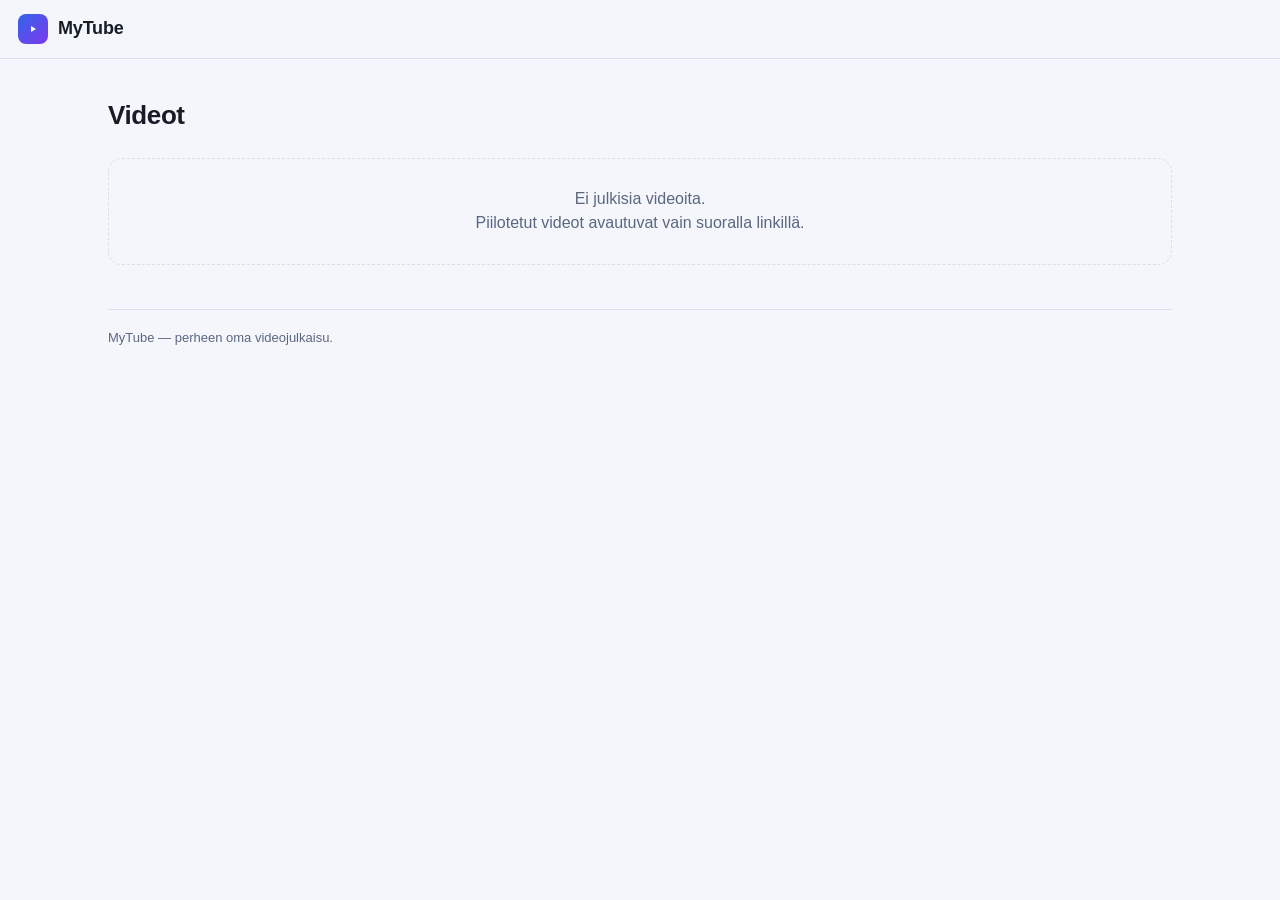
<file: index.html>
<!doctype html>
<html lang="fi">
<head>
<meta charset="utf-8">
<meta name="viewport" content="width=device-width, initial-scale=1, viewport-fit=cover">
<title>MyTube</title>
<meta name="description" content="Perheen oma videojulkaisu.">

<link rel="canonical" href="https://longshoreforrest.github.io/mytube/">
<meta name="theme-color" content="#f4f6fb">
<meta property="og:type" content="website">
<meta property="og:site_name" content="MyTube">
<meta property="og:title" content="MyTube">
<meta property="og:description" content="Perheen oma videojulkaisu.">
<meta property="og:url" content="https://longshoreforrest.github.io/mytube/">
<link rel="stylesheet" href="https://longshoreforrest.github.io/mytube/style.css">
</head>
<body>
<header class="top">
  <a class="name" href="https://longshoreforrest.github.io/mytube/" style="display:flex;align-items:center;gap:10px"><span class="mark"><svg viewBox="0 0 24 24" fill="none" aria-hidden="true">
<path d="M9 7.5v9l7.5-4.5L9 7.5Z" fill="#fff"/></svg></span>MyTube</a>
</header>
<div class="wrap">
  <h1>Videot</h1>
  <div class="empty">Ei julkisia videoita.<br>Piilotetut videot avautuvat vain suoralla linkillä.</div>
<script>
window.__MYPA_SITE__ = "mytube";
window.__MYPA_ENDPOINT__ = "https://mypa.longshoreforrest.workers.dev/collect";
window.__MYPA_EXTRA__ = {};
</script>
<script>/*!
 * MyPublicAnalytics beacon — selainpuolen snippet.
 *
 * Lähetys:
 *   - 'pageview' automaattisesti sivun latautuessa
 *   - Custom-eventit: window.mypa.send('section_view', { section: 'experience' })
 *
 * Sivukohtainen perus-extra (valinnainen, aseta ennen latausta):
 *   window.__MYPA_EXTRA__ = { assignment: '0018' };   // liitetään joka eventtiin
 *
 * HUOM: lähetettävä `path` on pathname + search — location.hash EI koskaan
 * kulje mukana. Salatut sivut (MyAssistant) pitävät purkuavaimen juuri
 * #-osassa, joten avain ei päädy analytiikkaan.
 *
 * Käyttää navigator.sendBeacon() (eloonjäänti sivu-vaihdoksen yli) ja
 * fetch keepalive:n fallbackia.
 *
 * Self-tagging (oman vierailusi erottelu):
 *   Käy kerran sivulla URL:lla ?_mypa_self=1 → localStorageen tallentuu lippu,
 *   ja kaikki tulevat eventit lähetetään {self:true}. Pois: ?_mypa_self=0.
 */
(function () {
  if (typeof window === "undefined") return;
  if (window.mypa && window.mypa.__initialized) return;

  var SITE = window.__MYPA_SITE__ || "unknown";
  var ENDPOINT = window.__MYPA_ENDPOINT__ || "";
  var AUTO_EVENT = window.__MYPA_AUTO_EVENT__ || "pageview";

  if (!ENDPOINT) return;

  // Perus-extra, joka liitetään JOKAISEEN tämän sivun eventtiin. Julkaisija
  // asettaa tämän ennen beaconin latausta, esim. MyAssistantin salattu
  // raportti: window.__MYPA_EXTRA__ = { assignment: '0018', doc: 0 }.
  // Näin sivukohtainen identiteetti kulkee mukana ilman että polkuun tai
  // otsikkoon tarvitsee laittaa mitään sisällöstä kertovaa.
  var BASE_EXTRA = null;
  try {
    var be = window.__MYPA_EXTRA__;
    if (be && typeof be === "object") BASE_EXTRA = be;
  } catch (e) {}

  // Self-marker: URL-parametri tai localStorage-lippu.
  var SELF = false;
  try {
    var sp = new URLSearchParams(window.location.search);
    if (sp.get("_mypa_self") === "1") {
      try { localStorage.setItem("mypa_self", "1"); } catch (e) {}
    } else if (sp.get("_mypa_self") === "0") {
      try { localStorage.removeItem("mypa_self"); } catch (e) {}
    }
    try { SELF = localStorage.getItem("mypa_self") === "1"; } catch (e) {}
  } catch (e) {}

  function utm() {
    try {
      var p = new URLSearchParams(window.location.search);
      return {
        source: p.get("utm_source") || null,
        medium: p.get("utm_medium") || null,
        campaign: p.get("utm_campaign") || null,
      };
    } catch (e) {
      return { source: null, medium: null, campaign: null };
    }
  }

  // Käyttäjäidentiteetti (esim. Google Sign-In) jaetusta localStoragesta.
  // Kirjoitettu muotoon { email, name, sub, idToken, t }. Worker varmentaa
  // idTokenin RS256/JWKS:llä; user-kenttä on varauloskäynti (varmentamaton).
  var IDENTITY_KEY = window.__MYPA_IDENTITY_KEY__ || "unitas:identity";
  function identity() {
    try {
      var raw = localStorage.getItem(IDENTITY_KEY);
      if (!raw) return null;
      var o = JSON.parse(raw);
      if (!o || !o.email) return null;
      return o;
    } catch (e) {
      return null;
    }
  }

  // Korkean entropian UA Client Hints (tarkka laitemalli). Vain Chromium.
  // navigator.userAgentData.getHighEntropyValues on asynkroninen, joten
  // populoimme tämän kertaalleen ja liitämme sen kaikkiin lähetettäviin
  // eventteihin. resolveHighEntropy() kutsuu callbackin joka tapauksessa —
  // myös silloin kun rajapintaa ei ole tai se hylkää — jottei pageview jää
  // lähettämättä.
  var UACH = null;
  function resolveHighEntropy(cb) {
    try {
      var uad = navigator.userAgentData;
      if (uad && typeof uad.getHighEntropyValues === "function") {
        uad
          .getHighEntropyValues([
            "model",
            "platformVersion",
            "architecture",
            "bitness",
            "uaFullVersion",
          ])
          .then(function (he) {
            UACH = {
              model: he.model || null,
              platform_version: he.platformVersion || null,
              arch: he.architecture || null,
              bitness: he.bitness || null,
              full_version: he.uaFullVersion || null,
            };
          })
          .catch(function () {})
          .then(function () { cb(); });
        return;
      }
    } catch (e) {}
    cb();
  }

  function clientContext() {
    var ctx = {};
    try {
      ctx.screen_w = window.screen && screen.width || null;
      ctx.screen_h = window.screen && screen.height || null;
      ctx.viewport_w = window.innerWidth || null;
      ctx.viewport_h = window.innerHeight || null;
      ctx.dpr = window.devicePixelRatio || null;
      ctx.language = (navigator.language || "").slice(0, 16);
      ctx.languages = Array.isArray(navigator.languages)
        ? navigator.languages.slice(0, 4).join(",")
        : null;
      ctx.color_scheme =
        (window.matchMedia && matchMedia("(prefers-color-scheme: dark)").matches)
          ? "dark" : "light";
      ctx.tz =
        (Intl && Intl.DateTimeFormat &&
         new Intl.DateTimeFormat().resolvedOptions().timeZone) || null;
      ctx.tz_offset = -new Date().getTimezoneOffset();
      var c = navigator.connection || navigator.mozConnection || navigator.webkitConnection;
      if (c) {
        ctx.net_type = c.effectiveType || null;
        ctx.net_downlink = c.downlink || null;
        ctx.net_rtt = c.rtt || null;
        ctx.net_save_data = !!c.saveData;
      }
      ctx.touch = ("ontouchstart" in window) || (navigator.maxTouchPoints > 0);
      ctx.hardware_concurrency = navigator.hardwareConcurrency || null;
      ctx.device_memory = navigator.deviceMemory || null;
    } catch (e) {}
    return ctx;
  }

  function send(event, extra) {
    try {
      // Liitä client-konteksti pageview-eventtiin (kerran per session).
      var ev = event || "pageview";
      var enriched = Object.assign({}, BASE_EXTRA || {}, extra || {});
      if (ev === "pageview" || ev === "login_pageview") {
        Object.assign(enriched, clientContext());
      }
      var id = identity();
      var body = JSON.stringify({
        site: SITE,
        path: window.location.pathname + window.location.search,
        event: ev,
        referrer: document.referrer || "",
        utm: utm(),
        extra: Object.keys(enriched).length ? enriched : null,
        ch: UACH || undefined,
        self: SELF || undefined,
        user: id ? { email: id.email, name: id.name, sub: id.sub } : undefined,
        idToken: id && id.idToken ? id.idToken : undefined,
      });
      if (
        navigator.sendBeacon &&
        navigator.sendBeacon(
          ENDPOINT,
          new Blob([body], { type: "text/plain;charset=UTF-8" }),
        )
      ) {
        return;
      }
      fetch(ENDPOINT, {
        method: "POST",
        headers: { "content-type": "text/plain;charset=UTF-8" },
        body: body,
        keepalive: true,
        mode: "cors",
        credentials: "omit",
      }).catch(function () {});
    } catch (e) {}
  }

  function autoSend() {
    // Odota korkean entropian client hintit ennen ensimmäistä lähetystä, jotta
    // laitemalli ehtii mukaan. UACH jää talteen myös custom-eventtejä varten.
    resolveHighEntropy(function () { send(AUTO_EVENT); });
  }

  if (document.readyState === "complete" || document.readyState === "interactive") {
    autoSend();
  } else {
    document.addEventListener("DOMContentLoaded", autoSend);
  }

  window.mypa = { send: send, __initialized: true, __self: SELF };
})();
</script>

<div class="foot">MyTube — perheen oma videojulkaisu.</div>
</div>
</body>
</html>
</file>
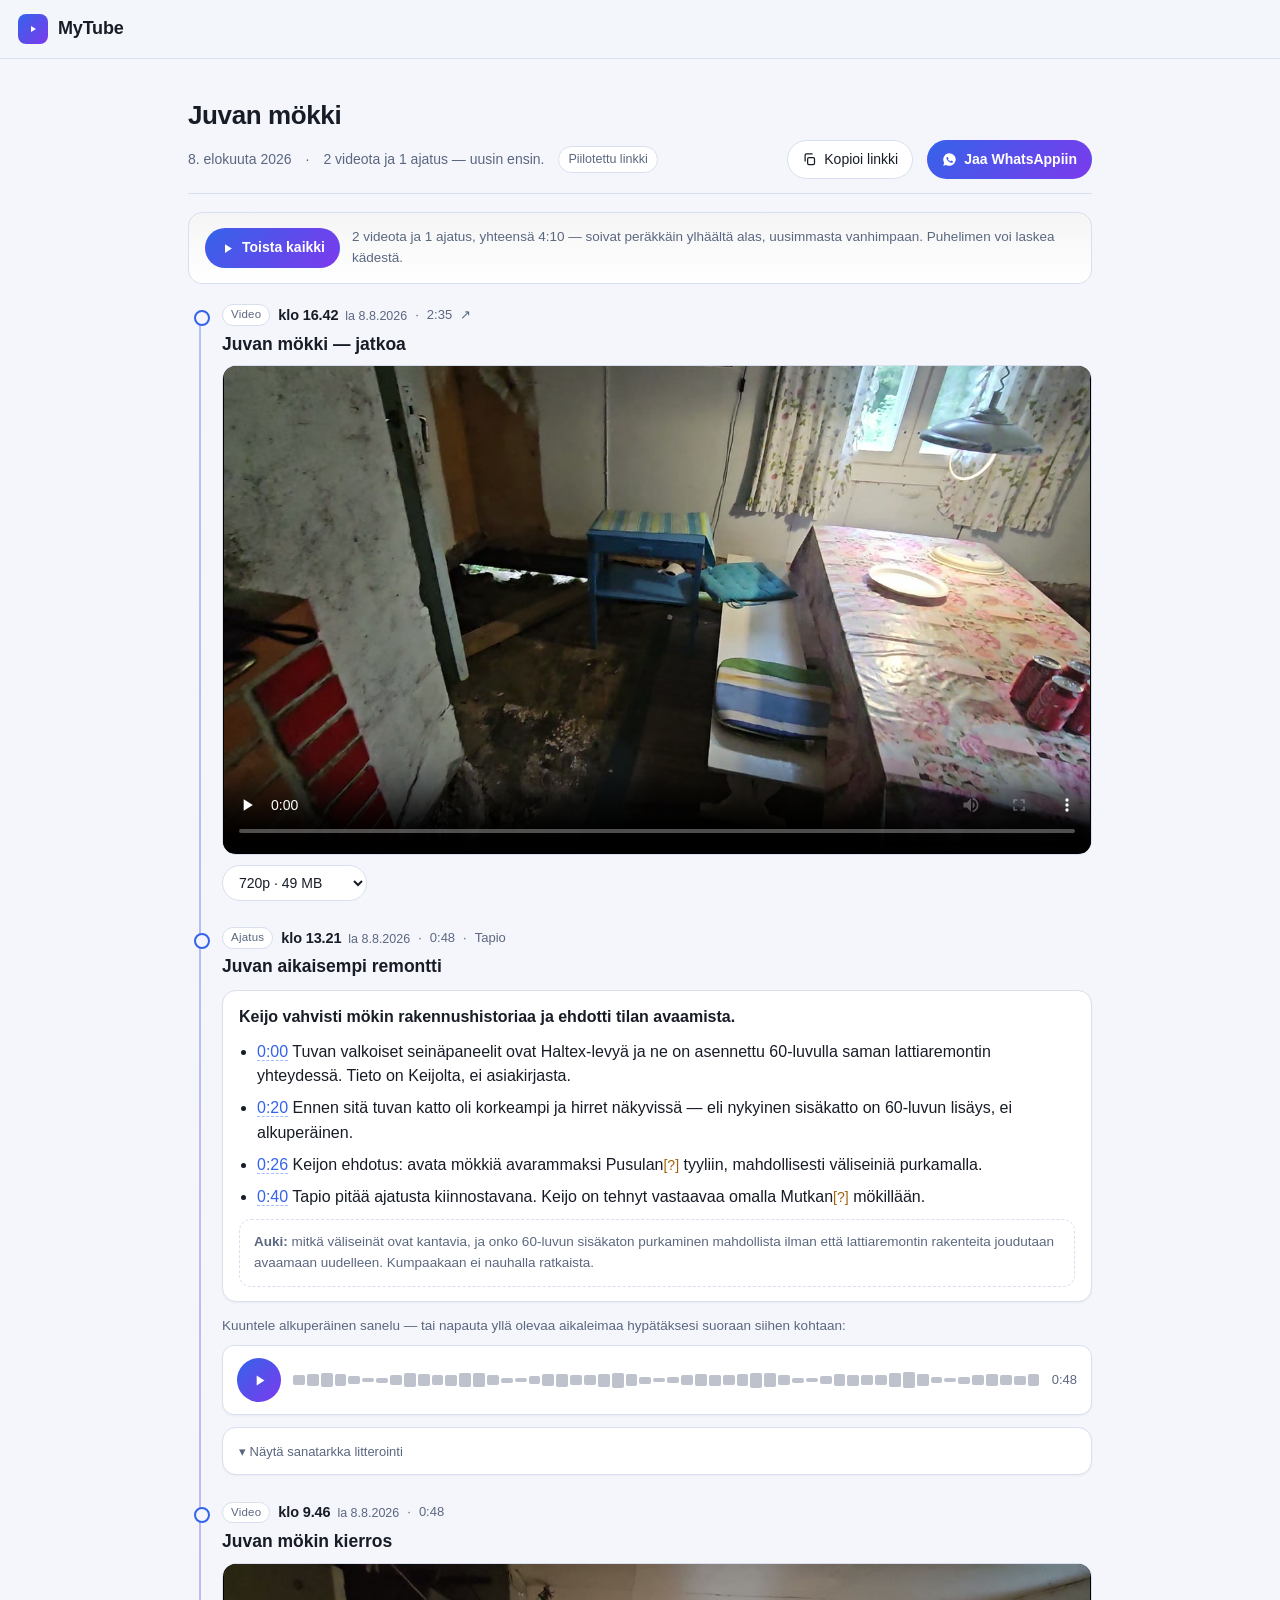
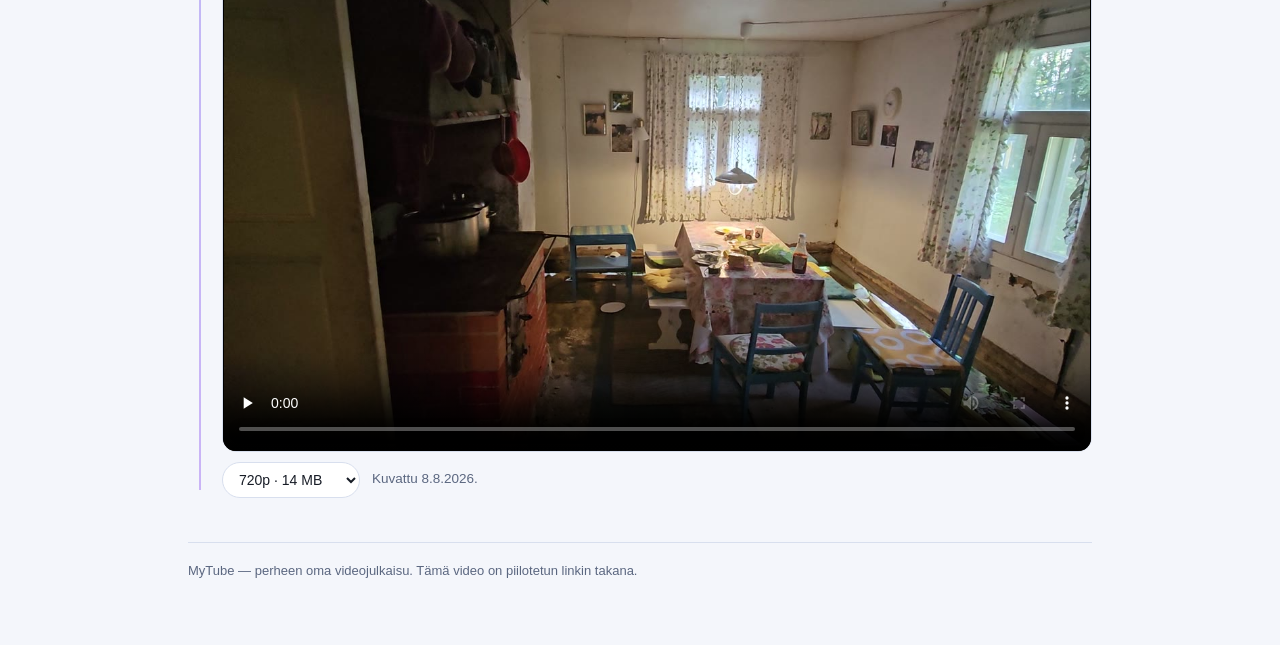
<file: v/7qqkqn/index.html>
<!doctype html>
<html lang="fi">
<head>
<meta charset="utf-8">
<meta name="viewport" content="width=device-width, initial-scale=1, viewport-fit=cover">
<title>Juvan mökki — MyTube</title>
<meta name="description" content="2 videota ja 1 ajatus — uusin ensin.">
<meta name="robots" content="noindex, nofollow">
<link rel="canonical" href="https://longshoreforrest.github.io/mytube/v/7qqkqn/">
<meta name="theme-color" content="#f4f6fb">
<meta property="og:type" content="video.other">
<meta property="og:site_name" content="MyTube">
<meta property="og:title" content="Juvan mökki">
<meta property="og:description" content="2 videota ja 1 ajatus — uusin ensin.">
<meta property="og:url" content="https://longshoreforrest.github.io/mytube/v/7qqkqn/">
<meta property="og:image" content="https://longshoreforrest.github.io/mytube/t/d6q47v.jpg">
<meta property="og:image:width" content="1280">
<meta property="og:image:height" content="720">
<meta property="og:video" content="https://mytube-media.longshoreforrest.workers.dev/d6q47v-1080p.mp4">
<meta property="og:video:secure_url" content="https://mytube-media.longshoreforrest.workers.dev/d6q47v-1080p.mp4">
<meta property="og:video:type" content="video/mp4">
<meta property="og:video:width" content="1920">
<meta property="og:video:height" content="1080">
<meta property="og:video:duration" content="155">
<meta name="twitter:card" content="player">
<meta name="twitter:title" content="Juvan mökki">
<meta name="twitter:description" content="2 videota ja 1 ajatus — uusin ensin.">
<meta name="twitter:image" content="https://longshoreforrest.github.io/mytube/t/d6q47v.jpg">
<link rel="stylesheet" href="https://longshoreforrest.github.io/mytube/style.css">
</head>
<body>
<header class="top">
  <a class="name" href="https://longshoreforrest.github.io/mytube/" style="display:flex;align-items:center;gap:10px"><span class="mark"><svg viewBox="0 0 24 24" fill="none" aria-hidden="true">
<path d="M9 7.5v9l7.5-4.5L9 7.5Z" fill="#fff"/></svg></span>MyTube</a>
</header>
<div class="wrap watch">
  <h1>Juvan mökki</h1>
  <div class="meta">
    <span>8. elokuuta 2026</span>
    <span>·</span>
    <span>2 videota ja 1 ajatus — uusin ensin.</span>
    <span class="badge" title="Ei etusivulla eikä hakukoneissa — vain linkin tietävät">Piilotettu linkki</span>
    <span class="spacer"></span>
    <button class="btn" id="copy" type="button"><svg viewBox="0 0 24 24" fill="none" stroke="currentColor" stroke-width="2"><rect x="9" y="9" width="11" height="11" rx="2"/><path d="M5 15V5a2 2 0 0 1 2-2h10"/></svg>Kopioi linkki</button>
    <button class="btn primary" id="wa" type="button"><svg viewBox="0 0 24 24" fill="currentColor"><path d="M12 2a10 10 0 0 0-8.6 15.1L2 22l5-1.3A10 10 0 1 0 12 2Zm5.3 14.1c-.2.6-1.3 1.2-1.8 1.2-.5.1-1 .1-1.7-.1a12 12 0 0 1-5.8-5c-.4-.7-.9-1.6-.9-2.5s.5-1.4.7-1.6c.2-.2.4-.3.6-.3h.5c.2 0 .4 0 .6.4l.8 1.9c.1.2 0 .4-.1.5l-.4.5c-.1.2-.3.3-.1.6a9 9 0 0 0 3.7 3.2c.3.1.4.1.6-.1l.8-1c.2-.2.3-.2.6-.1l1.8.9c.3.1.4.2.5.3 0 .1 0 .6-.2 1.2Z"/></svg>Jaa WhatsAppiin</button>
  </div>

  <div class="chainbar">
    <button class="btn primary" id="chain" type="button">
      <svg viewBox="0 0 24 24" fill="currentColor"><path d="M8 5v14l11-7L8 5Z"/></svg>
      <span id="chainTxt">Toista kaikki</span>
    </button>
    <span class="hint">2 videota ja 1 ajatus, yhteensä 4:10 — soivat peräkkäin ylhäältä alas, uusimmasta vanhimpaan. Puhelimen voi laskea kädestä.</span>
  </div>
  <div class="chain">
    <div class="item ent" id="e-d6q47v" data-tyyppi="video" data-id="d6q47v">
      <div class="when"><span class="kind">Video</span><span class="stamp" title="Kuvattu 8.8.2026 klo 16.42"><b>klo 16.42</b><span class="pv">la 8.8.2026</span></span>
        <span>·</span><span>2:35</span>
        <a class="perma" href="https://longshoreforrest.github.io/mytube/v/d6q47v/" title="Suora linkki vain tähän videoon">↗</a>
      </div>
      <h2>Juvan mökki — jatkoa</h2>
      <div class="player">
        <video controls playsinline preload="none" poster="https://longshoreforrest.github.io/mytube/t/d6q47v.jpg" controlsList="nodownload"></video>
      </div>
      <div class="row"><select class="qual" aria-label="Laatu"><option value="1080p">1080p · 111 MB</option><option value="720p">720p · 49 MB</option><option value="480p">480p · 20 MB</option></select></div>
    </div>
    <div class="item ent" id="e-a1" data-tyyppi="ajatus" data-id="a1">
      <div class="when"><span class="kind">Ajatus</span><span class="stamp" title="Kuvattu 8.8.2026 klo 13.21"><b>klo 13.21</b><span class="pv">la 8.8.2026</span></span>
        <span>·</span><span>0:48</span>
        <span>·</span><span>Tapio</span>
      </div>
      <h2>Juvan aikaisempi remontti</h2>
      <div class="card">
        <p class="joht">Keijo vahvisti mökin rakennushistoriaa ja ehdotti tilan avaamista.</p>
        <ul><li><span class="ts" data-t="0">0:00</span> Tuvan valkoiset seinäpaneelit ovat Haltex-levyä ja ne on asennettu 60-luvulla saman lattiaremontin yhteydessä. Tieto on Keijolta, ei asiakirjasta.</li><li><span class="ts" data-t="20">0:20</span> Ennen sitä tuvan katto oli korkeampi ja hirret näkyvissä — eli nykyinen sisäkatto on 60-luvun lisäys, ei alkuperäinen.</li><li><span class="ts" data-t="26">0:26</span> Keijon ehdotus: avata mökkiä avarammaksi Pusulan<span class="q" title="Kone ei kuullut tätä varmasti">[?]</span> tyyliin, mahdollisesti väliseiniä purkamalla.</li><li><span class="ts" data-t="40">0:40</span> Tapio pitää ajatusta kiinnostavana. Keijo on tehnyt vastaavaa omalla Mutkan<span class="q" title="Kone ei kuullut tätä varmasti">[?]</span> mökillään.</li></ul>
        <div class="note"><b>Auki:</b> mitkä väliseinät ovat kantavia, ja onko 60-luvun sisäkaton purkaminen mahdollista ilman että lattiaremontin rakenteita joudutaan avaamaan uudelleen. Kumpaakaan ei nauhalla ratkaista.</div>
      </div>
      <p class="kuuntele">Kuuntele alkuperäinen sanelu — tai napauta yllä olevaa
        aikaleimaa hypätäksesi suoraan siihen kohtaan:</p>
      <div class="voice">
        <button class="play" type="button" aria-label="Toista ääniviesti">
          <svg viewBox="0 0 24 24" fill="currentColor"><path d="M8 5v14l11-7L8 5Z"/></svg>
        </button>
        <div class="bars"></div>
        <span class="tm">0:48</span>
      </div>
      <audio preload="none" src="https://mytube-media.longshoreforrest.workers.dev/7qqkqn-a1.m4a"></audio>
      <div class="card lit">
        <button class="open" type="button">▾ Näytä sanatarkka litterointi</button>
        <div class="lines">
          <div class="line" data-t="0"><span class="t">0:00</span><span>Juttelin täällä Juvalla Keijon kanssa ja hän vahvisti, että mökin valkoiset seinäpaneelit, jotka on Haltexia, ne on asennettu joskus 60-luvulla, kun tehtiin lattiaremontti.</span></div>
          <div class="line" data-t="20.8"><span class="t">0:21</span><span>Sitä ennen Keijo sanoi, että myös tuvan katto oli korkeampi ja hirret näkyvissä.</span></div>
          <div class="line" data-t="26.6"><span class="t">0:27</span><span>Keijo ehdotti, että avaisimme mökkiä avarammaksi Pusulan tyyliin<span class="q" title="Kone ei kuullut tätä varmasti">[?]</span>.</span></div>
          <div class="line" data-t="37.1"><span class="t">0:37</span><span>Eli mahdollisesti purkaisi väliseiniä ja muuta.</span></div>
          <div class="line" data-t="40"><span class="t">0:40</span><span>Mielestäni se on ihan mielenkiintoinen ajatus. Keijo on itse tehnyt vähän vastaavia siellä Mutkan<span class="q" title="Kone ei kuullut tätä varmasti">[?]</span> mökillä.</span></div></div>
      </div>
    </div>
    <div class="item ent" id="e-7qqkqn" data-tyyppi="video" data-id="7qqkqn">
      <div class="when"><span class="kind">Video</span><span class="stamp" title="Kuvattu 8.8.2026 klo 9.46"><b>klo 9.46</b><span class="pv">la 8.8.2026</span></span>
        <span>·</span><span>0:48</span>
        
      </div>
      <h2>Juvan mökin kierros</h2>
      <div class="player">
        <video controls playsinline preload="none" poster="https://longshoreforrest.github.io/mytube/t/7qqkqn.jpg" controlsList="nodownload"></video>
      </div>
      <div class="row"><select class="qual" aria-label="Laatu"><option value="1080p">1080p · 35 MB</option><option value="720p">720p · 14 MB</option><option value="480p">480p · 5.6 MB</option></select><span class="kuv">Kuvattu 8.8.2026.</span></div>
    </div>
  </div>
  <div class="toast" id="toast"></div>
<script>
window.__MYPA_SITE__ = "mytube";
window.__MYPA_ENDPOINT__ = "https://mypa.longshoreforrest.workers.dev/collect";
window.__MYPA_EXTRA__ = {"video":"7qqkqn","julkinen":false};
</script>
<script>/*!
 * MyPublicAnalytics beacon — selainpuolen snippet.
 *
 * Lähetys:
 *   - 'pageview' automaattisesti sivun latautuessa
 *   - Custom-eventit: window.mypa.send('section_view', { section: 'experience' })
 *
 * Sivukohtainen perus-extra (valinnainen, aseta ennen latausta):
 *   window.__MYPA_EXTRA__ = { assignment: '0018' };   // liitetään joka eventtiin
 *
 * HUOM: lähetettävä `path` on pathname + search — location.hash EI koskaan
 * kulje mukana. Salatut sivut (MyAssistant) pitävät purkuavaimen juuri
 * #-osassa, joten avain ei päädy analytiikkaan.
 *
 * Käyttää navigator.sendBeacon() (eloonjäänti sivu-vaihdoksen yli) ja
 * fetch keepalive:n fallbackia.
 *
 * Self-tagging (oman vierailusi erottelu):
 *   Käy kerran sivulla URL:lla ?_mypa_self=1 → localStorageen tallentuu lippu,
 *   ja kaikki tulevat eventit lähetetään {self:true}. Pois: ?_mypa_self=0.
 */
(function () {
  if (typeof window === "undefined") return;
  if (window.mypa && window.mypa.__initialized) return;

  var SITE = window.__MYPA_SITE__ || "unknown";
  var ENDPOINT = window.__MYPA_ENDPOINT__ || "";
  var AUTO_EVENT = window.__MYPA_AUTO_EVENT__ || "pageview";

  if (!ENDPOINT) return;

  // Perus-extra, joka liitetään JOKAISEEN tämän sivun eventtiin. Julkaisija
  // asettaa tämän ennen beaconin latausta, esim. MyAssistantin salattu
  // raportti: window.__MYPA_EXTRA__ = { assignment: '0018', doc: 0 }.
  // Näin sivukohtainen identiteetti kulkee mukana ilman että polkuun tai
  // otsikkoon tarvitsee laittaa mitään sisällöstä kertovaa.
  var BASE_EXTRA = null;
  try {
    var be = window.__MYPA_EXTRA__;
    if (be && typeof be === "object") BASE_EXTRA = be;
  } catch (e) {}

  // Self-marker: URL-parametri tai localStorage-lippu.
  var SELF = false;
  try {
    var sp = new URLSearchParams(window.location.search);
    if (sp.get("_mypa_self") === "1") {
      try { localStorage.setItem("mypa_self", "1"); } catch (e) {}
    } else if (sp.get("_mypa_self") === "0") {
      try { localStorage.removeItem("mypa_self"); } catch (e) {}
    }
    try { SELF = localStorage.getItem("mypa_self") === "1"; } catch (e) {}
  } catch (e) {}

  function utm() {
    try {
      var p = new URLSearchParams(window.location.search);
      return {
        source: p.get("utm_source") || null,
        medium: p.get("utm_medium") || null,
        campaign: p.get("utm_campaign") || null,
      };
    } catch (e) {
      return { source: null, medium: null, campaign: null };
    }
  }

  // Käyttäjäidentiteetti (esim. Google Sign-In) jaetusta localStoragesta.
  // Kirjoitettu muotoon { email, name, sub, idToken, t }. Worker varmentaa
  // idTokenin RS256/JWKS:llä; user-kenttä on varauloskäynti (varmentamaton).
  var IDENTITY_KEY = window.__MYPA_IDENTITY_KEY__ || "unitas:identity";
  function identity() {
    try {
      var raw = localStorage.getItem(IDENTITY_KEY);
      if (!raw) return null;
      var o = JSON.parse(raw);
      if (!o || !o.email) return null;
      return o;
    } catch (e) {
      return null;
    }
  }

  // Korkean entropian UA Client Hints (tarkka laitemalli). Vain Chromium.
  // navigator.userAgentData.getHighEntropyValues on asynkroninen, joten
  // populoimme tämän kertaalleen ja liitämme sen kaikkiin lähetettäviin
  // eventteihin. resolveHighEntropy() kutsuu callbackin joka tapauksessa —
  // myös silloin kun rajapintaa ei ole tai se hylkää — jottei pageview jää
  // lähettämättä.
  var UACH = null;
  function resolveHighEntropy(cb) {
    try {
      var uad = navigator.userAgentData;
      if (uad && typeof uad.getHighEntropyValues === "function") {
        uad
          .getHighEntropyValues([
            "model",
            "platformVersion",
            "architecture",
            "bitness",
            "uaFullVersion",
          ])
          .then(function (he) {
            UACH = {
              model: he.model || null,
              platform_version: he.platformVersion || null,
              arch: he.architecture || null,
              bitness: he.bitness || null,
              full_version: he.uaFullVersion || null,
            };
          })
          .catch(function () {})
          .then(function () { cb(); });
        return;
      }
    } catch (e) {}
    cb();
  }

  function clientContext() {
    var ctx = {};
    try {
      ctx.screen_w = window.screen && screen.width || null;
      ctx.screen_h = window.screen && screen.height || null;
      ctx.viewport_w = window.innerWidth || null;
      ctx.viewport_h = window.innerHeight || null;
      ctx.dpr = window.devicePixelRatio || null;
      ctx.language = (navigator.language || "").slice(0, 16);
      ctx.languages = Array.isArray(navigator.languages)
        ? navigator.languages.slice(0, 4).join(",")
        : null;
      ctx.color_scheme =
        (window.matchMedia && matchMedia("(prefers-color-scheme: dark)").matches)
          ? "dark" : "light";
      ctx.tz =
        (Intl && Intl.DateTimeFormat &&
         new Intl.DateTimeFormat().resolvedOptions().timeZone) || null;
      ctx.tz_offset = -new Date().getTimezoneOffset();
      var c = navigator.connection || navigator.mozConnection || navigator.webkitConnection;
      if (c) {
        ctx.net_type = c.effectiveType || null;
        ctx.net_downlink = c.downlink || null;
        ctx.net_rtt = c.rtt || null;
        ctx.net_save_data = !!c.saveData;
      }
      ctx.touch = ("ontouchstart" in window) || (navigator.maxTouchPoints > 0);
      ctx.hardware_concurrency = navigator.hardwareConcurrency || null;
      ctx.device_memory = navigator.deviceMemory || null;
    } catch (e) {}
    return ctx;
  }

  function send(event, extra) {
    try {
      // Liitä client-konteksti pageview-eventtiin (kerran per session).
      var ev = event || "pageview";
      var enriched = Object.assign({}, BASE_EXTRA || {}, extra || {});
      if (ev === "pageview" || ev === "login_pageview") {
        Object.assign(enriched, clientContext());
      }
      var id = identity();
      var body = JSON.stringify({
        site: SITE,
        path: window.location.pathname + window.location.search,
        event: ev,
        referrer: document.referrer || "",
        utm: utm(),
        extra: Object.keys(enriched).length ? enriched : null,
        ch: UACH || undefined,
        self: SELF || undefined,
        user: id ? { email: id.email, name: id.name, sub: id.sub } : undefined,
        idToken: id && id.idToken ? id.idToken : undefined,
      });
      if (
        navigator.sendBeacon &&
        navigator.sendBeacon(
          ENDPOINT,
          new Blob([body], { type: "text/plain;charset=UTF-8" }),
        )
      ) {
        return;
      }
      fetch(ENDPOINT, {
        method: "POST",
        headers: { "content-type": "text/plain;charset=UTF-8" },
        body: body,
        keepalive: true,
        mode: "cors",
        credentials: "omit",
      }).catch(function () {});
    } catch (e) {}
  }

  function autoSend() {
    // Odota korkean entropian client hintit ennen ensimmäistä lähetystä, jotta
    // laitemalli ehtii mukaan. UACH jää talteen myös custom-eventtejä varten.
    resolveHighEntropy(function () { send(AUTO_EVENT); });
  }

  if (document.readyState === "complete" || document.readyState === "interactive") {
    autoSend();
  } else {
    document.addEventListener("DOMContentLoaded", autoSend);
  }

  window.mypa = { send: send, __initialized: true, __self: SELF };
})();
</script>
<script>window.__MYTUBE__ = {"id":"7qqkqn","otsikko":"Juvan mökki","osat":[{"tyyppi":"video","id":"d6q47v","kesto_s":154.59,"renditiot":[{"nimi":"1080p","leveys":1920,"url":"https://mytube-media.longshoreforrest.workers.dev/d6q47v-1080p.mp4"},{"nimi":"720p","leveys":1280,"url":"https://mytube-media.longshoreforrest.workers.dev/d6q47v-720p.mp4"},{"nimi":"480p","leveys":854,"url":"https://mytube-media.longshoreforrest.workers.dev/d6q47v-480p.mp4"}]},{"tyyppi":"ajatus","id":"a1","kesto_s":48.09},{"tyyppi":"video","id":"7qqkqn","kesto_s":47.72,"renditiot":[{"nimi":"1080p","leveys":1920,"url":"https://mytube-media.longshoreforrest.workers.dev/7qqkqn-1080p.mp4"},{"nimi":"720p","leveys":1280,"url":"https://mytube-media.longshoreforrest.workers.dev/7qqkqn-720p.mp4"},{"nimi":"480p","leveys":854,"url":"https://mytube-media.longshoreforrest.workers.dev/7qqkqn-480p.mp4"}]}]};</script>
<script src="https://longshoreforrest.github.io/mytube/player.js" defer></script>

<div class="foot">MyTube — perheen oma videojulkaisu. Tämä video on piilotetun linkin takana.</div>
</div>
</body>
</html>
</file>
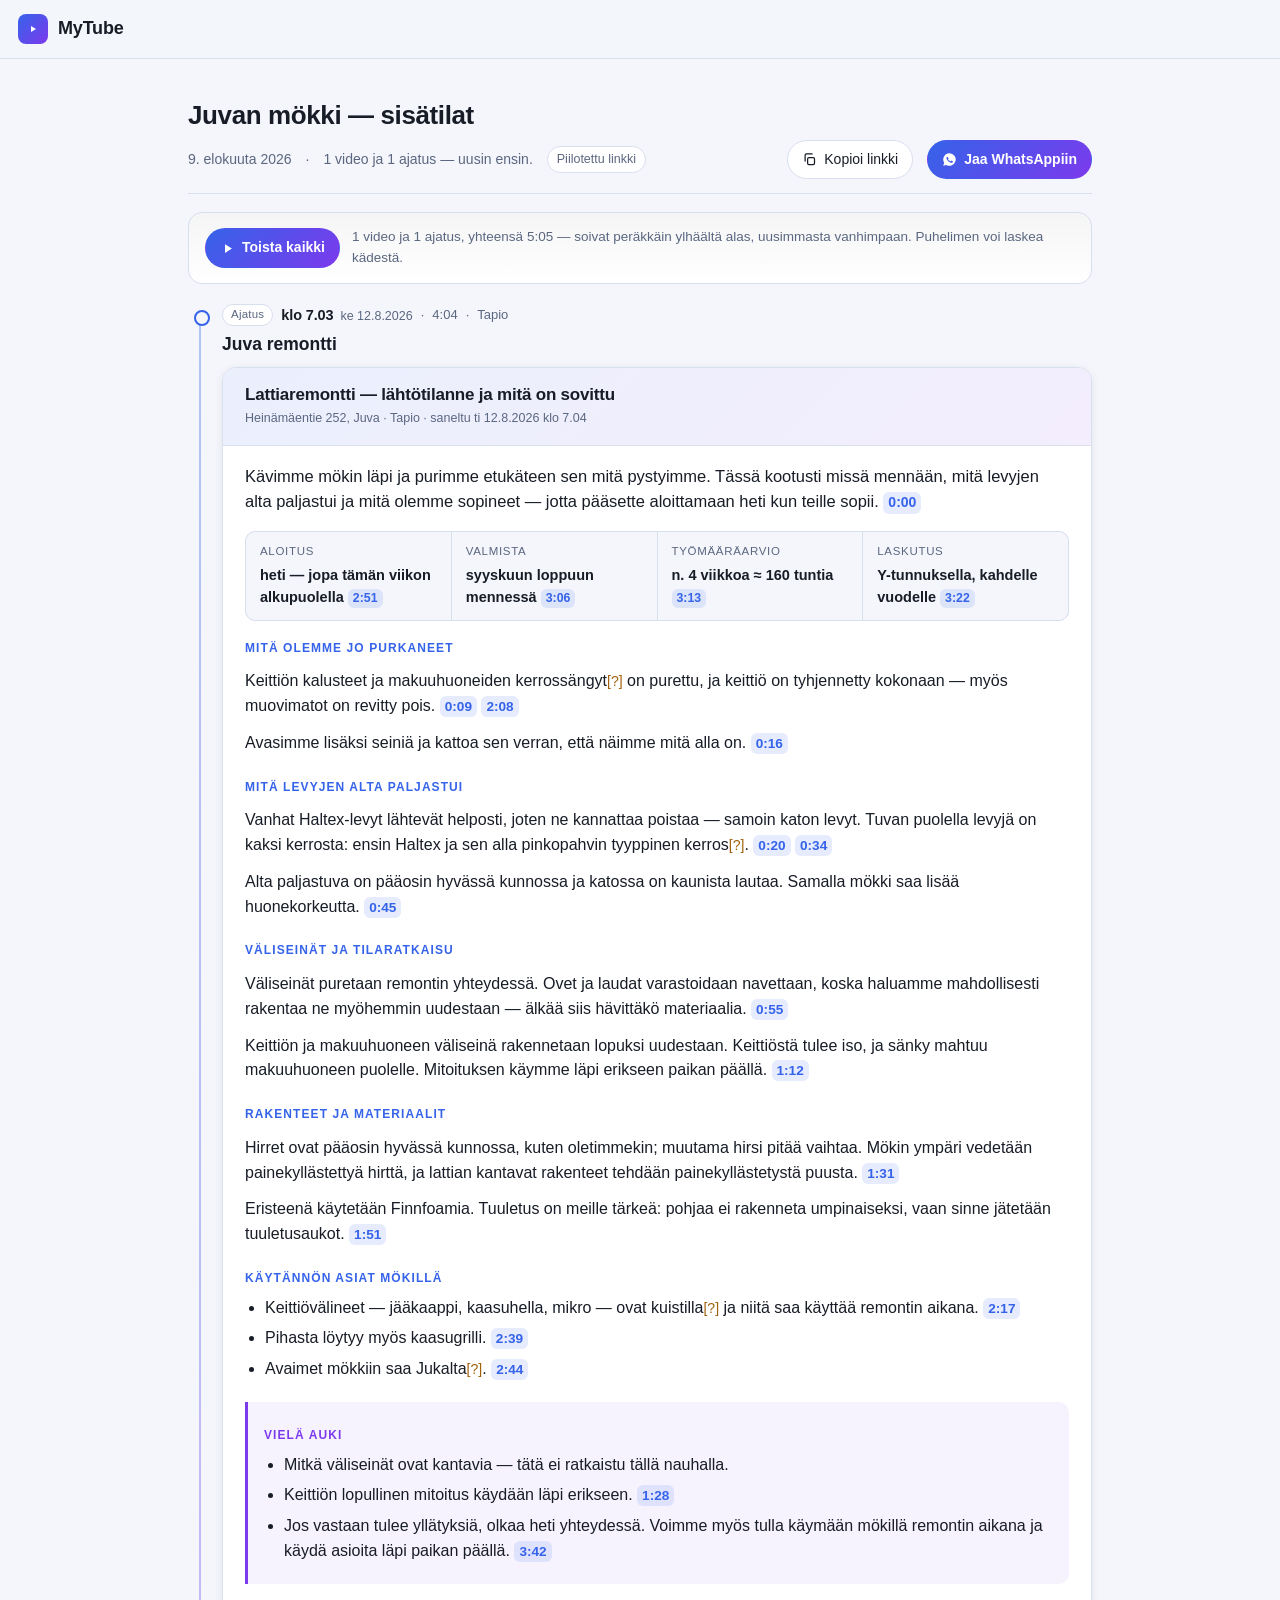
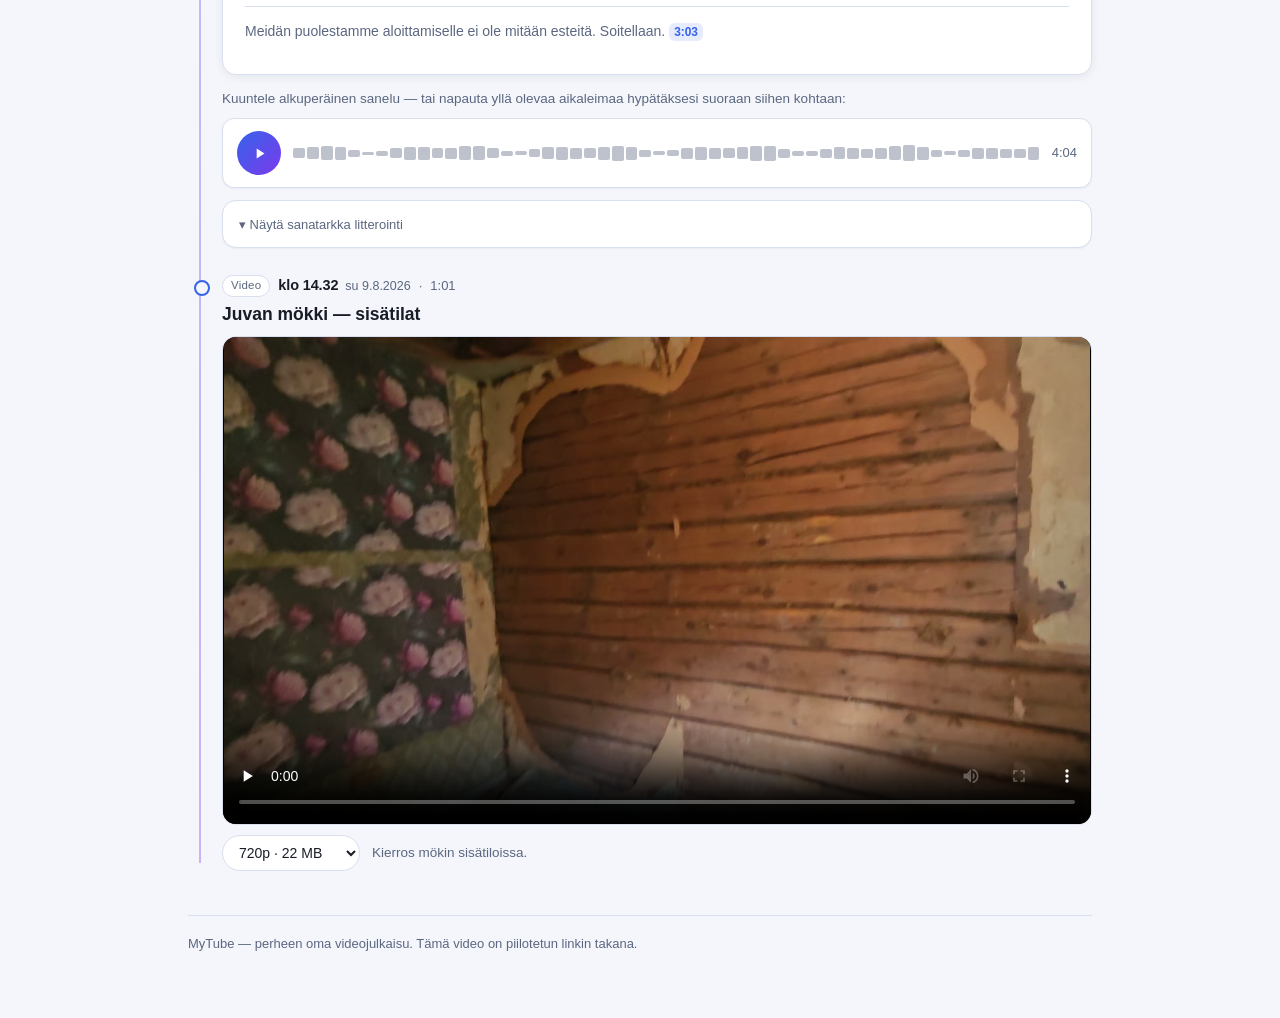
<file: v/8b58pd/index.html>
<!doctype html>
<html lang="fi">
<head>
<meta charset="utf-8">
<meta name="viewport" content="width=device-width, initial-scale=1, viewport-fit=cover">
<title>Juvan mökki — sisätilat — MyTube</title>
<meta name="description" content="1 video ja 1 ajatus — uusin ensin.">
<meta name="robots" content="noindex, nofollow">
<link rel="canonical" href="https://longshoreforrest.github.io/mytube/v/8b58pd/">
<meta name="theme-color" content="#f4f6fb">
<meta property="og:type" content="video.other">
<meta property="og:site_name" content="MyTube">
<meta property="og:title" content="Juvan mökki — sisätilat">
<meta property="og:description" content="1 video ja 1 ajatus — uusin ensin.">
<meta property="og:url" content="https://longshoreforrest.github.io/mytube/v/8b58pd/">
<meta property="og:image" content="https://longshoreforrest.github.io/mytube/t/8b58pd.jpg">
<meta property="og:image:width" content="1280">
<meta property="og:image:height" content="720">
<meta property="og:video" content="https://mytube-media.longshoreforrest.workers.dev/8b58pd-1080p.mp4">
<meta property="og:video:secure_url" content="https://mytube-media.longshoreforrest.workers.dev/8b58pd-1080p.mp4">
<meta property="og:video:type" content="video/mp4">
<meta property="og:video:width" content="1920">
<meta property="og:video:height" content="1080">
<meta property="og:video:duration" content="61">
<meta name="twitter:card" content="player">
<meta name="twitter:title" content="Juvan mökki — sisätilat">
<meta name="twitter:description" content="1 video ja 1 ajatus — uusin ensin.">
<meta name="twitter:image" content="https://longshoreforrest.github.io/mytube/t/8b58pd.jpg">
<link rel="stylesheet" href="https://longshoreforrest.github.io/mytube/style.css">
</head>
<body>
<header class="top">
  <a class="name" href="https://longshoreforrest.github.io/mytube/" style="display:flex;align-items:center;gap:10px"><span class="mark"><svg viewBox="0 0 24 24" fill="none" aria-hidden="true">
<path d="M9 7.5v9l7.5-4.5L9 7.5Z" fill="#fff"/></svg></span>MyTube</a>
</header>
<div class="wrap watch">
  <h1>Juvan mökki — sisätilat</h1>
  <div class="meta">
    <span>9. elokuuta 2026</span>
    <span>·</span>
    <span>1 video ja 1 ajatus — uusin ensin.</span>
    <span class="badge" title="Ei etusivulla eikä hakukoneissa — vain linkin tietävät">Piilotettu linkki</span>
    <span class="spacer"></span>
    <button class="btn" id="copy" type="button"><svg viewBox="0 0 24 24" fill="none" stroke="currentColor" stroke-width="2"><rect x="9" y="9" width="11" height="11" rx="2"/><path d="M5 15V5a2 2 0 0 1 2-2h10"/></svg>Kopioi linkki</button>
    <button class="btn primary" id="wa" type="button"><svg viewBox="0 0 24 24" fill="currentColor"><path d="M12 2a10 10 0 0 0-8.6 15.1L2 22l5-1.3A10 10 0 1 0 12 2Zm5.3 14.1c-.2.6-1.3 1.2-1.8 1.2-.5.1-1 .1-1.7-.1a12 12 0 0 1-5.8-5c-.4-.7-.9-1.6-.9-2.5s.5-1.4.7-1.6c.2-.2.4-.3.6-.3h.5c.2 0 .4 0 .6.4l.8 1.9c.1.2 0 .4-.1.5l-.4.5c-.1.2-.3.3-.1.6a9 9 0 0 0 3.7 3.2c.3.1.4.1.6-.1l.8-1c.2-.2.3-.2.6-.1l1.8.9c.3.1.4.2.5.3 0 .1 0 .6-.2 1.2Z"/></svg>Jaa WhatsAppiin</button>
  </div>

  <div class="chainbar">
    <button class="btn primary" id="chain" type="button">
      <svg viewBox="0 0 24 24" fill="currentColor"><path d="M8 5v14l11-7L8 5Z"/></svg>
      <span id="chainTxt">Toista kaikki</span>
    </button>
    <span class="hint">1 video ja 1 ajatus, yhteensä 5:05 — soivat peräkkäin ylhäältä alas, uusimmasta vanhimpaan. Puhelimen voi laskea kädestä.</span>
  </div>
  <div class="chain">
    <div class="item ent" id="e-a1" data-tyyppi="ajatus" data-id="a1">
      <div class="when"><span class="kind">Ajatus</span><span class="stamp" title="Kuvattu 12.8.2026 klo 7.03"><b>klo 7.03</b><span class="pv">ke 12.8.2026</span></span>
        <span>·</span><span>4:04</span>
        <span>·</span><span>Tapio</span>
      </div>
      <h2>Juva remontti</h2>
      
      <div class="viesti">
        <div class="vh">
          <div class="vh-t">Lattiaremontti — lähtötilanne ja mitä on sovittu</div>
          <div class="vh-m">Heinämäentie 252, Juva · Tapio · saneltu ti 12.8.2026 klo 7.04</div>
        </div>
        <div class="vb">
          <p class="lead">Kävimme mökin läpi ja purimme etukäteen sen mitä pystyimme. Tässä kootusti missä mennään, mitä levyjen alta paljastui ja mitä olemme sopineet — jotta pääsette aloittamaan heti kun teille sopii. <span class="ts" data-t="0" title="Kuuntele tämä kohta">0:00</span></p>
          
      <div class="faktat">
        <div><span class="k">Aloitus</span><span class="v">heti — jopa tämän viikon alkupuolella <span class="ts" data-t="171" title="Kuuntele tämä kohta">2:51</span></span></div>
        <div><span class="k">Valmista</span><span class="v">syyskuun loppuun mennessä <span class="ts" data-t="186" title="Kuuntele tämä kohta">3:06</span></span></div>
        <div><span class="k">Työmääräarvio</span><span class="v">n. 4 viikkoa ≈ 160 tuntia <span class="ts" data-t="193" title="Kuuntele tämä kohta">3:13</span></span></div>
        <div><span class="k">Laskutus</span><span class="v">Y-tunnuksella, kahdelle vuodelle <span class="ts" data-t="202" title="Kuuntele tämä kohta">3:22</span></span></div></div>
          
      <section>
        <h3>Mitä olemme jo purkaneet</h3>
        <p>Keittiön kalusteet ja makuuhuoneiden kerrossängyt<span class="q" title="Kone ei kuullut tätä varmasti">[?]</span> on purettu, ja keittiö on tyhjennetty kokonaan — myös muovimatot on revitty pois. <span class="ts" data-t="9" title="Kuuntele tämä kohta">0:09</span> <span class="ts" data-t="128" title="Kuuntele tämä kohta">2:08</span></p><p>Avasimme lisäksi seiniä ja kattoa sen verran, että näimme mitä alla on. <span class="ts" data-t="16" title="Kuuntele tämä kohta">0:16</span></p>
        
      </section>
      <section>
        <h3>Mitä levyjen alta paljastui</h3>
        <p>Vanhat Haltex-levyt lähtevät helposti, joten ne kannattaa poistaa — samoin katon levyt. Tuvan puolella levyjä on kaksi kerrosta: ensin Haltex ja sen alla pinkopahvin tyyppinen kerros<span class="q" title="Kone ei kuullut tätä varmasti">[?]</span>. <span class="ts" data-t="20" title="Kuuntele tämä kohta">0:20</span> <span class="ts" data-t="34" title="Kuuntele tämä kohta">0:34</span></p><p>Alta paljastuva on pääosin hyvässä kunnossa ja katossa on kaunista lautaa. Samalla mökki saa lisää huonekorkeutta. <span class="ts" data-t="45" title="Kuuntele tämä kohta">0:45</span></p>
        
      </section>
      <section>
        <h3>Väliseinät ja tilaratkaisu</h3>
        <p>Väliseinät puretaan remontin yhteydessä. Ovet ja laudat varastoidaan navettaan, koska haluamme mahdollisesti rakentaa ne myöhemmin uudestaan — älkää siis hävittäkö materiaalia. <span class="ts" data-t="55" title="Kuuntele tämä kohta">0:55</span></p><p>Keittiön ja makuuhuoneen väliseinä rakennetaan lopuksi uudestaan. Keittiöstä tulee iso, ja sänky mahtuu makuuhuoneen puolelle. Mitoituksen käymme läpi erikseen paikan päällä. <span class="ts" data-t="72" title="Kuuntele tämä kohta">1:12</span></p>
        
      </section>
      <section>
        <h3>Rakenteet ja materiaalit</h3>
        <p>Hirret ovat pääosin hyvässä kunnossa, kuten oletimmekin; muutama hirsi pitää vaihtaa. Mökin ympäri vedetään painekyllästettyä hirttä, ja lattian kantavat rakenteet tehdään painekyllästetystä puusta. <span class="ts" data-t="91" title="Kuuntele tämä kohta">1:31</span></p><p>Eristeenä käytetään Finnfoamia. Tuuletus on meille tärkeä: pohjaa ei rakenneta umpinaiseksi, vaan sinne jätetään tuuletusaukot. <span class="ts" data-t="111" title="Kuuntele tämä kohta">1:51</span></p>
        
      </section>
      <section>
        <h3>Käytännön asiat mökillä</h3>
        
        <ul><li>Keittiövälineet — jääkaappi, kaasuhella, mikro — ovat kuistilla<span class="q" title="Kone ei kuullut tätä varmasti">[?]</span> ja niitä saa käyttää remontin aikana. <span class="ts" data-t="137" title="Kuuntele tämä kohta">2:17</span></li><li>Pihasta löytyy myös kaasugrilli. <span class="ts" data-t="159" title="Kuuntele tämä kohta">2:39</span></li><li>Avaimet mökkiin saa Jukalta<span class="q" title="Kone ei kuullut tätä varmasti">[?]</span>. <span class="ts" data-t="164" title="Kuuntele tämä kohta">2:44</span></li></ul>
      </section>
          
      <section class="avoin">
        <h3>Vielä auki</h3>
        <ul><li>Mitkä väliseinät ovat kantavia — tätä ei ratkaistu tällä nauhalla.</li><li>Keittiön lopullinen mitoitus käydään läpi erikseen. <span class="ts" data-t="88" title="Kuuntele tämä kohta">1:28</span></li><li>Jos vastaan tulee yllätyksiä, olkaa heti yhteydessä. Voimme myös tulla käymään mökillä remontin aikana ja käydä asioita läpi paikan päällä. <span class="ts" data-t="222" title="Kuuntele tämä kohta">3:42</span></li></ul>
      </section>
          <p class="allek">Meidän puolestamme aloittamiselle ei ole mitään esteitä. Soitellaan. <span class="ts" data-t="183" title="Kuuntele tämä kohta">3:03</span></p>
        </div>
      </div>
      <p class="kuuntele">Kuuntele alkuperäinen sanelu — tai napauta yllä olevaa
        aikaleimaa hypätäksesi suoraan siihen kohtaan:</p>
      <div class="voice">
        <button class="play" type="button" aria-label="Toista ääniviesti">
          <svg viewBox="0 0 24 24" fill="currentColor"><path d="M8 5v14l11-7L8 5Z"/></svg>
        </button>
        <div class="bars"></div>
        <span class="tm">4:04</span>
      </div>
      <audio preload="none" src="https://mytube-media.longshoreforrest.workers.dev/8b58pd-a1.m4a"></audio>
      <div class="card lit">
        <button class="open" type="button">▾ Näytä sanatarkka litterointi</button>
        <div class="lines">
          <div class="line" data-t="0"><span class="t">0:00</span><span>Tässä muutama ajatus Heinämäentie 252 lattiaremontista.</span></div>
          <div class="line" data-t="9.3"><span class="t">0:09</span><span>Olemme nyt purkaneet keittiöstä, kalusteet ja makuuhuoneista kerrossängyt<span class="q" title="Kone ei kuullut tätä varmasti">[?]</span>.</span></div>
          <div class="line" data-t="16.1"><span class="t">0:16</span><span>Avasimme myös jonkun verran seiniä ja kattoa.</span></div>
          <div class="line" data-t="20.3"><span class="t">0:20</span><span>Totesimme, että nämä vanhat Haltex-levyt lähtevät helposti ja ne kannattaa poistaa.</span></div>
          <div class="line" data-t="25.4"><span class="t">0:25</span><span>Samoin katosta kannattaa poistaa ne levyt, mitä siellä on makuuhuoneesta ja napattiinkin niitä irti.</span></div>
          <div class="line" data-t="34.1"><span class="t">0:34</span><span>Tuvan puolella on kaksi kertaa levyjä.</span></div>
          <div class="line" data-t="38.7"><span class="t">0:39</span><span>Ensin on Haltex ja sitten on jonkunlainen pinkopahvin tyyppinen kerros<span class="q" title="Kone ei kuullut tätä varmasti">[?]</span>, ja sitten hirret.</span></div>
          <div class="line" data-t="45.6"><span class="t">0:46</span><span>Näyttää pääosin tosi kauniilta ja hyviltä.</span></div>
          <div class="line" data-t="48.1"><span class="t">0:48</span><span>Katossa on nättiä lautaa. Saadaan siihen mökkiin myös lisää korkeutta.</span></div>
          <div class="line" data-t="55.4"><span class="t">0:55</span><span>Väliseinät voidaan remontin yhteydessä purkaa.</span></div>
          <div class="line" data-t="60.4"><span class="t">1:00</span><span>Väliseinien ovet ja laudat varastoidaan navettaan.</span></div>
          <div class="line" data-t="65.4"><span class="t">1:05</span><span>Säilytetään materiaalit, koska ne halutaan mahdollisesti rakentaa uudestaan.</span></div>
          <div class="line" data-t="72.4"><span class="t">1:12</span><span>Keittiön ja makuuhuoneen väliseinä tulisi remontin päätteeksi rakentaa uudestaan.</span></div>
          <div class="line" data-t="80.4"><span class="t">1:20</span><span>Keittiöstä tulee suuri.</span></div>
          <div class="line" data-t="84.4"><span class="t">1:24</span><span><span class="q">[epäselvä ~1 s]</span></span></div>
          <div class="line" data-t="85.4"><span class="t">1:25</span><span>Siihen mahtuu juuri sänky makuuhuoneen puolelle.</span></div>
          <div class="line" data-t="88.4"><span class="t">1:28</span><span>Voidaan käydä sitä erikseen läpi.</span></div>
          <div class="line" data-t="91.4"><span class="t">1:31</span><span>Hirret olivat pääosin hyvässä kunnossa.</span></div>
          <div class="line" data-t="94.4"><span class="t">1:34</span><span>Vähän niin kuin oletettiin, muutama hirsi pitää vaihtaa.</span></div>
          <div class="line" data-t="99.4"><span class="t">1:39</span><span>Muuten vedetään painekyllästettyä hirttä mökin ympäri.</span></div>
          <div class="line" data-t="105.4"><span class="t">1:45</span><span>Rakennetaan kaikki lattian kantavat rakenteet painekyllästetystä puusta.</span></div>
          <div class="line" data-t="111.4"><span class="t">1:51</span><span>Käytetään eristeenä Finnfoamia.</span></div>
          <div class="line" data-t="114.4"><span class="t">1:54</span><span>Preferoidaan sitä, että on hyvä tuuletus.</span></div>
          <div class="line" data-t="118.4"><span class="t">1:58</span><span>Ei myöskään rakenneta täysin umpinaista pohjaa.</span></div>
          <div class="line" data-t="124.4"><span class="t">2:04</span><span>Sinne pitää jättää jonkinlaiset tuuletusaukot.</span></div>
          <div class="line" data-t="128.4"><span class="t">2:08</span><span>Niin kuin sovittiin, keittiö on nyt tyhjennetty.</span></div>
          <div class="line" data-t="133.4"><span class="t">2:13</span><span>Sieltä on revitty myös muovimatot pois.</span></div>
          <div class="line" data-t="137.4"><span class="t">2:17</span><span>Saimme kuitenkin siirrettyä keittiön varusteet kuistille.</span></div>
          <div class="line" data-t="143.4"><span class="t">2:23</span><span>Kuistilla<span class="q" title="Kone ei kuullut tätä varmasti">[?]</span> on muun muassa jääkaappi, kaasuhella, mikroaaltouuni ja muut keittiövälineet.</span></div>
          <div class="line" data-t="155.4"><span class="t">2:35</span><span>Niitä voi käyttää remontin aikana.</span></div>
          <div class="line" data-t="159.4"><span class="t">2:39</span><span>Pihasta löytyy myös kaasugrilli.</span></div>
          <div class="line" data-t="164.4"><span class="t">2:44</span><span>Avaimet mökkiin löytyvät Jukalta<span class="q" title="Kone ei kuullut tätä varmasti">[?]</span>.</span></div>
          <div class="line" data-t="171.4"><span class="t">2:51</span><span>Remonttiaikataulusta puhuttiin, että aloittaminen heti kun teille käy.</span></div>
          <div class="line" data-t="177.4"><span class="t">2:57</span><span>Tämänkin viikon alkupuolella voisi olla mahdollista aloittaa.</span></div>
          <div class="line" data-t="183.4"><span class="t">3:03</span><span>Meidän puolesta sinne ei ole mitään esteitä.</span></div>
          <div class="line" data-t="186.4"><span class="t">3:06</span><span>Sovittiin, että remontti olisi valmis syyskuun loppuun mennessä.</span></div>
          <div class="line" data-t="193.4"><span class="t">3:13</span><span>Työmäärä arvioidaan normaalia työpäivää noin neljä viikkoa.</span></div>
          <div class="line" data-t="199.4"><span class="t">3:19</span><span>Eli noin 160 tuntia.</span></div>
          <div class="line" data-t="202.4"><span class="t">3:22</span><span>Lasku jaetaan<span class="q" title="Kone ei kuullut tätä varmasti">[?]</span> kahdelle vuodelle kotitalousvähennyksen vuoksi.</span></div>
          <div class="line" data-t="209.4"><span class="t">3:29</span><span>Y-tunnuksella se tultaisiin tekemään.</span></div>
          <div class="line" data-t="218.4"><span class="t">3:38</span><span>Mitäs muuta?</span></div>
          <div class="line" data-t="222.4"><span class="t">3:42</span><span>Jos tulee jotain yllätyksiä, niin olkaa ihmeessä yhteydessä.</span></div>
          <div class="line" data-t="227.4"><span class="t">3:47</span><span>Soitellaan.</span></div>
          <div class="line" data-t="228.4"><span class="t">3:48</span><span>Me voidaan tulla käymään mökillä remontin aikana.</span></div>
          <div class="line" data-t="233.4"><span class="t">3:53</span><span>Voidaan sielläkin käydä asioita läpi.</span></div>
          <div class="line" data-t="238.4"><span class="t">3:58</span><span>Jos on mitään kysyttävää, niin ollaan yhteyksissä.</span></div></div>
      </div>
    </div>
    <div class="item ent" id="e-8b58pd" data-tyyppi="video" data-id="8b58pd">
      <div class="when"><span class="kind">Video</span><span class="stamp" title="Kuvattu 9.8.2026 klo 14.32"><b>klo 14.32</b><span class="pv">su 9.8.2026</span></span>
        <span>·</span><span>1:01</span>
        
      </div>
      <h2>Juvan mökki — sisätilat</h2>
      <div class="player">
        <video controls playsinline preload="none" poster="https://longshoreforrest.github.io/mytube/t/8b58pd.jpg" controlsList="nodownload"></video>
      </div>
      <div class="row"><select class="qual" aria-label="Laatu"><option value="1080p">1080p · 45 MB</option><option value="720p">720p · 22 MB</option><option value="480p">480p · 8.4 MB</option></select><span class="kuv">Kierros mökin sisätiloissa.</span></div>
    </div>
  </div>
  <div class="toast" id="toast"></div>
<script>
window.__MYPA_SITE__ = "mytube";
window.__MYPA_ENDPOINT__ = "https://mypa.longshoreforrest.workers.dev/collect";
window.__MYPA_EXTRA__ = {"video":"8b58pd","julkinen":false};
</script>
<script>/*!
 * MyPublicAnalytics beacon — selainpuolen snippet.
 *
 * Lähetys:
 *   - 'pageview' automaattisesti sivun latautuessa
 *   - Custom-eventit: window.mypa.send('section_view', { section: 'experience' })
 *
 * Sivukohtainen perus-extra (valinnainen, aseta ennen latausta):
 *   window.__MYPA_EXTRA__ = { assignment: '0018' };   // liitetään joka eventtiin
 *
 * HUOM: lähetettävä `path` on pathname + search — location.hash EI koskaan
 * kulje mukana. Salatut sivut (MyAssistant) pitävät purkuavaimen juuri
 * #-osassa, joten avain ei päädy analytiikkaan.
 *
 * Käyttää navigator.sendBeacon() (eloonjäänti sivu-vaihdoksen yli) ja
 * fetch keepalive:n fallbackia.
 *
 * Self-tagging (oman vierailusi erottelu):
 *   Käy kerran sivulla URL:lla ?_mypa_self=1 → localStorageen tallentuu lippu,
 *   ja kaikki tulevat eventit lähetetään {self:true}. Pois: ?_mypa_self=0.
 */
(function () {
  if (typeof window === "undefined") return;
  if (window.mypa && window.mypa.__initialized) return;

  var SITE = window.__MYPA_SITE__ || "unknown";
  var ENDPOINT = window.__MYPA_ENDPOINT__ || "";
  var AUTO_EVENT = window.__MYPA_AUTO_EVENT__ || "pageview";

  if (!ENDPOINT) return;

  // Perus-extra, joka liitetään JOKAISEEN tämän sivun eventtiin. Julkaisija
  // asettaa tämän ennen beaconin latausta, esim. MyAssistantin salattu
  // raportti: window.__MYPA_EXTRA__ = { assignment: '0018', doc: 0 }.
  // Näin sivukohtainen identiteetti kulkee mukana ilman että polkuun tai
  // otsikkoon tarvitsee laittaa mitään sisällöstä kertovaa.
  var BASE_EXTRA = null;
  try {
    var be = window.__MYPA_EXTRA__;
    if (be && typeof be === "object") BASE_EXTRA = be;
  } catch (e) {}

  // Self-marker: URL-parametri tai localStorage-lippu.
  var SELF = false;
  try {
    var sp = new URLSearchParams(window.location.search);
    if (sp.get("_mypa_self") === "1") {
      try { localStorage.setItem("mypa_self", "1"); } catch (e) {}
    } else if (sp.get("_mypa_self") === "0") {
      try { localStorage.removeItem("mypa_self"); } catch (e) {}
    }
    try { SELF = localStorage.getItem("mypa_self") === "1"; } catch (e) {}
  } catch (e) {}

  function utm() {
    try {
      var p = new URLSearchParams(window.location.search);
      return {
        source: p.get("utm_source") || null,
        medium: p.get("utm_medium") || null,
        campaign: p.get("utm_campaign") || null,
      };
    } catch (e) {
      return { source: null, medium: null, campaign: null };
    }
  }

  // Käyttäjäidentiteetti (esim. Google Sign-In) jaetusta localStoragesta.
  // Kirjoitettu muotoon { email, name, sub, idToken, t }. Worker varmentaa
  // idTokenin RS256/JWKS:llä; user-kenttä on varauloskäynti (varmentamaton).
  var IDENTITY_KEY = window.__MYPA_IDENTITY_KEY__ || "unitas:identity";
  function identity() {
    try {
      var raw = localStorage.getItem(IDENTITY_KEY);
      if (!raw) return null;
      var o = JSON.parse(raw);
      if (!o || !o.email) return null;
      return o;
    } catch (e) {
      return null;
    }
  }

  // Korkean entropian UA Client Hints (tarkka laitemalli). Vain Chromium.
  // navigator.userAgentData.getHighEntropyValues on asynkroninen, joten
  // populoimme tämän kertaalleen ja liitämme sen kaikkiin lähetettäviin
  // eventteihin. resolveHighEntropy() kutsuu callbackin joka tapauksessa —
  // myös silloin kun rajapintaa ei ole tai se hylkää — jottei pageview jää
  // lähettämättä.
  var UACH = null;
  function resolveHighEntropy(cb) {
    try {
      var uad = navigator.userAgentData;
      if (uad && typeof uad.getHighEntropyValues === "function") {
        uad
          .getHighEntropyValues([
            "model",
            "platformVersion",
            "architecture",
            "bitness",
            "uaFullVersion",
          ])
          .then(function (he) {
            UACH = {
              model: he.model || null,
              platform_version: he.platformVersion || null,
              arch: he.architecture || null,
              bitness: he.bitness || null,
              full_version: he.uaFullVersion || null,
            };
          })
          .catch(function () {})
          .then(function () { cb(); });
        return;
      }
    } catch (e) {}
    cb();
  }

  function clientContext() {
    var ctx = {};
    try {
      ctx.screen_w = window.screen && screen.width || null;
      ctx.screen_h = window.screen && screen.height || null;
      ctx.viewport_w = window.innerWidth || null;
      ctx.viewport_h = window.innerHeight || null;
      ctx.dpr = window.devicePixelRatio || null;
      ctx.language = (navigator.language || "").slice(0, 16);
      ctx.languages = Array.isArray(navigator.languages)
        ? navigator.languages.slice(0, 4).join(",")
        : null;
      ctx.color_scheme =
        (window.matchMedia && matchMedia("(prefers-color-scheme: dark)").matches)
          ? "dark" : "light";
      ctx.tz =
        (Intl && Intl.DateTimeFormat &&
         new Intl.DateTimeFormat().resolvedOptions().timeZone) || null;
      ctx.tz_offset = -new Date().getTimezoneOffset();
      var c = navigator.connection || navigator.mozConnection || navigator.webkitConnection;
      if (c) {
        ctx.net_type = c.effectiveType || null;
        ctx.net_downlink = c.downlink || null;
        ctx.net_rtt = c.rtt || null;
        ctx.net_save_data = !!c.saveData;
      }
      ctx.touch = ("ontouchstart" in window) || (navigator.maxTouchPoints > 0);
      ctx.hardware_concurrency = navigator.hardwareConcurrency || null;
      ctx.device_memory = navigator.deviceMemory || null;
    } catch (e) {}
    return ctx;
  }

  function send(event, extra) {
    try {
      // Liitä client-konteksti pageview-eventtiin (kerran per session).
      var ev = event || "pageview";
      var enriched = Object.assign({}, BASE_EXTRA || {}, extra || {});
      if (ev === "pageview" || ev === "login_pageview") {
        Object.assign(enriched, clientContext());
      }
      var id = identity();
      var body = JSON.stringify({
        site: SITE,
        path: window.location.pathname + window.location.search,
        event: ev,
        referrer: document.referrer || "",
        utm: utm(),
        extra: Object.keys(enriched).length ? enriched : null,
        ch: UACH || undefined,
        self: SELF || undefined,
        user: id ? { email: id.email, name: id.name, sub: id.sub } : undefined,
        idToken: id && id.idToken ? id.idToken : undefined,
      });
      if (
        navigator.sendBeacon &&
        navigator.sendBeacon(
          ENDPOINT,
          new Blob([body], { type: "text/plain;charset=UTF-8" }),
        )
      ) {
        return;
      }
      fetch(ENDPOINT, {
        method: "POST",
        headers: { "content-type": "text/plain;charset=UTF-8" },
        body: body,
        keepalive: true,
        mode: "cors",
        credentials: "omit",
      }).catch(function () {});
    } catch (e) {}
  }

  function autoSend() {
    // Odota korkean entropian client hintit ennen ensimmäistä lähetystä, jotta
    // laitemalli ehtii mukaan. UACH jää talteen myös custom-eventtejä varten.
    resolveHighEntropy(function () { send(AUTO_EVENT); });
  }

  if (document.readyState === "complete" || document.readyState === "interactive") {
    autoSend();
  } else {
    document.addEventListener("DOMContentLoaded", autoSend);
  }

  window.mypa = { send: send, __initialized: true, __self: SELF };
})();
</script>
<script>window.__MYTUBE__ = {"id":"8b58pd","otsikko":"Juvan mökki — sisätilat","osat":[{"tyyppi":"ajatus","id":"a1","kesto_s":244.03},{"tyyppi":"video","id":"8b58pd","kesto_s":61.27,"renditiot":[{"nimi":"1080p","leveys":1920,"url":"https://mytube-media.longshoreforrest.workers.dev/8b58pd-1080p.mp4"},{"nimi":"720p","leveys":1280,"url":"https://mytube-media.longshoreforrest.workers.dev/8b58pd-720p.mp4"},{"nimi":"480p","leveys":854,"url":"https://mytube-media.longshoreforrest.workers.dev/8b58pd-480p.mp4"}]}]};</script>
<script src="https://longshoreforrest.github.io/mytube/player.js" defer></script>

<div class="foot">MyTube — perheen oma videojulkaisu. Tämä video on piilotetun linkin takana.</div>
</div>
</body>
</html>
</file>
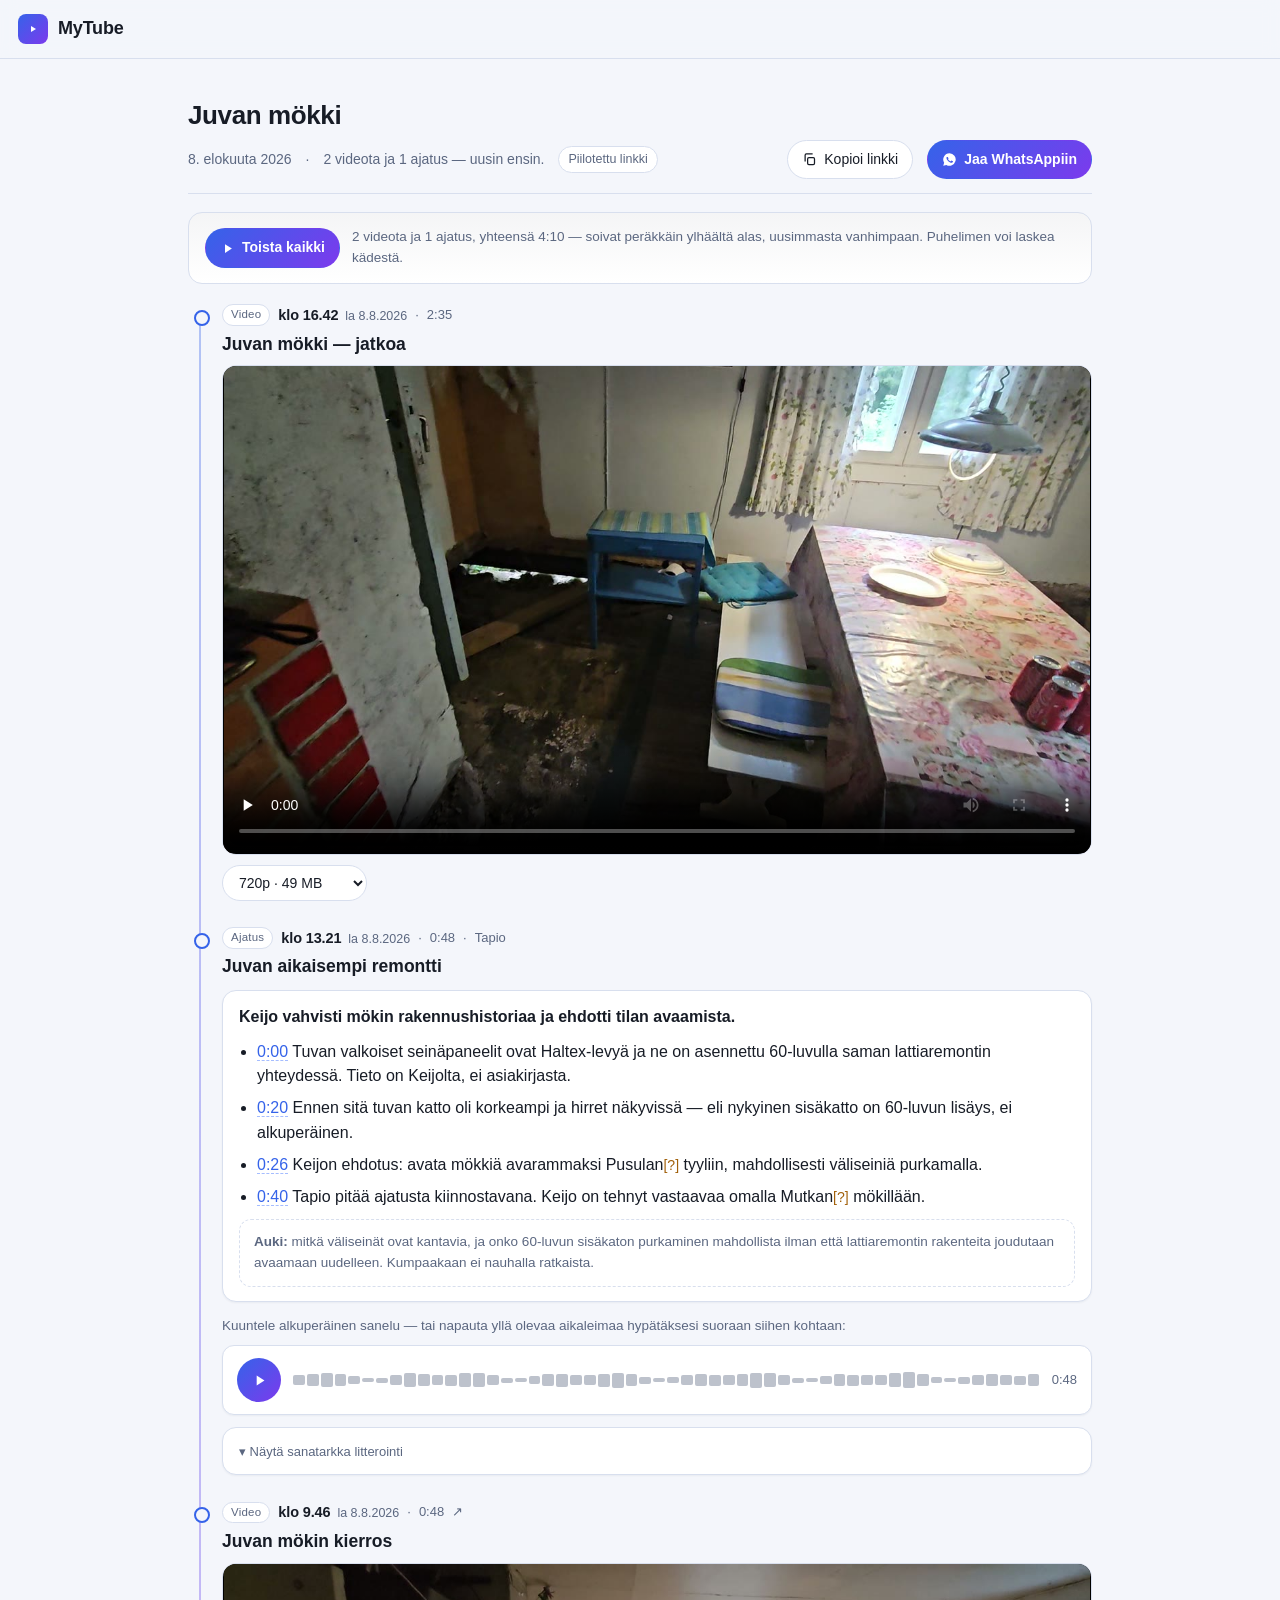
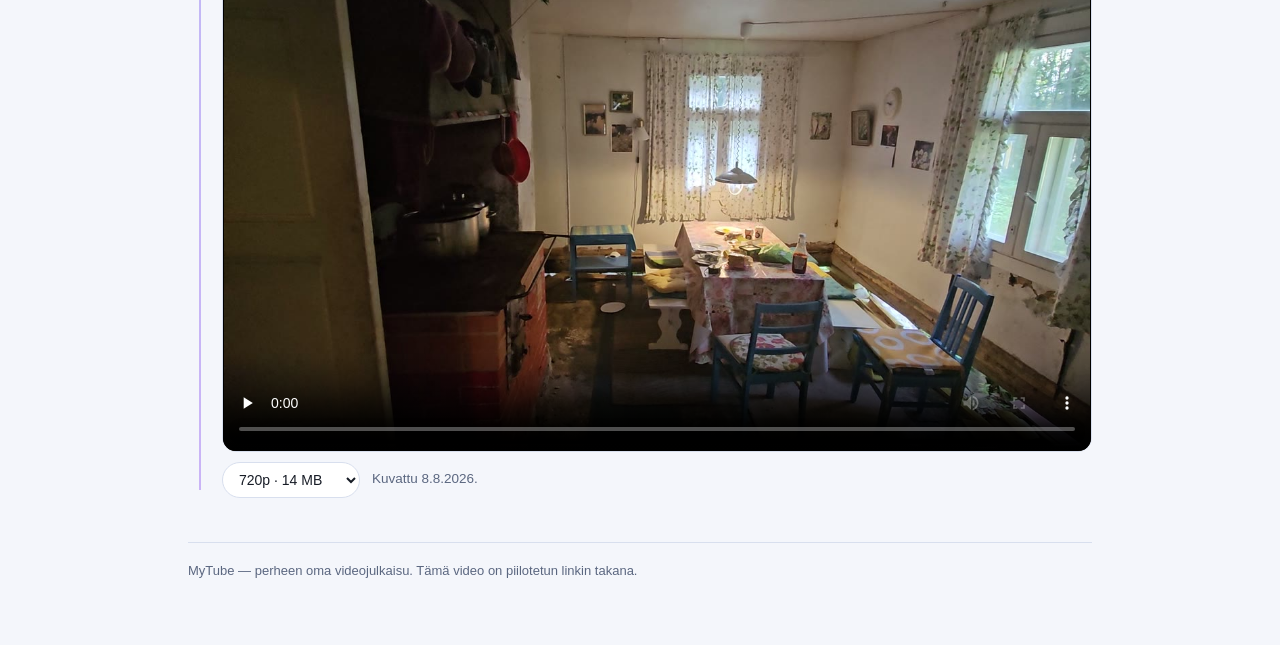
<file: v/d6q47v/index.html>
<!doctype html>
<html lang="fi">
<head>
<meta charset="utf-8">
<meta name="viewport" content="width=device-width, initial-scale=1, viewport-fit=cover">
<title>Juvan mökki — MyTube</title>
<meta name="description" content="2 videota ja 1 ajatus — uusin ensin.">
<meta name="robots" content="noindex, nofollow">
<link rel="canonical" href="https://longshoreforrest.github.io/mytube/v/d6q47v/">
<meta name="theme-color" content="#f4f6fb">
<meta property="og:type" content="video.other">
<meta property="og:site_name" content="MyTube">
<meta property="og:title" content="Juvan mökki">
<meta property="og:description" content="2 videota ja 1 ajatus — uusin ensin.">
<meta property="og:url" content="https://longshoreforrest.github.io/mytube/v/d6q47v/">
<meta property="og:image" content="https://longshoreforrest.github.io/mytube/t/d6q47v.jpg">
<meta property="og:image:width" content="1280">
<meta property="og:image:height" content="720">
<meta property="og:video" content="https://mytube-media.longshoreforrest.workers.dev/d6q47v-1080p.mp4">
<meta property="og:video:secure_url" content="https://mytube-media.longshoreforrest.workers.dev/d6q47v-1080p.mp4">
<meta property="og:video:type" content="video/mp4">
<meta property="og:video:width" content="1920">
<meta property="og:video:height" content="1080">
<meta property="og:video:duration" content="155">
<meta name="twitter:card" content="player">
<meta name="twitter:title" content="Juvan mökki">
<meta name="twitter:description" content="2 videota ja 1 ajatus — uusin ensin.">
<meta name="twitter:image" content="https://longshoreforrest.github.io/mytube/t/d6q47v.jpg">
<link rel="stylesheet" href="https://longshoreforrest.github.io/mytube/style.css">
</head>
<body>
<header class="top">
  <a class="name" href="https://longshoreforrest.github.io/mytube/" style="display:flex;align-items:center;gap:10px"><span class="mark"><svg viewBox="0 0 24 24" fill="none" aria-hidden="true">
<path d="M9 7.5v9l7.5-4.5L9 7.5Z" fill="#fff"/></svg></span>MyTube</a>
</header>
<div class="wrap watch">
  <h1>Juvan mökki</h1>
  <div class="meta">
    <span>8. elokuuta 2026</span>
    <span>·</span>
    <span>2 videota ja 1 ajatus — uusin ensin.</span>
    <span class="badge" title="Ei etusivulla eikä hakukoneissa — vain linkin tietävät">Piilotettu linkki</span>
    <span class="spacer"></span>
    <button class="btn" id="copy" type="button"><svg viewBox="0 0 24 24" fill="none" stroke="currentColor" stroke-width="2"><rect x="9" y="9" width="11" height="11" rx="2"/><path d="M5 15V5a2 2 0 0 1 2-2h10"/></svg>Kopioi linkki</button>
    <button class="btn primary" id="wa" type="button"><svg viewBox="0 0 24 24" fill="currentColor"><path d="M12 2a10 10 0 0 0-8.6 15.1L2 22l5-1.3A10 10 0 1 0 12 2Zm5.3 14.1c-.2.6-1.3 1.2-1.8 1.2-.5.1-1 .1-1.7-.1a12 12 0 0 1-5.8-5c-.4-.7-.9-1.6-.9-2.5s.5-1.4.7-1.6c.2-.2.4-.3.6-.3h.5c.2 0 .4 0 .6.4l.8 1.9c.1.2 0 .4-.1.5l-.4.5c-.1.2-.3.3-.1.6a9 9 0 0 0 3.7 3.2c.3.1.4.1.6-.1l.8-1c.2-.2.3-.2.6-.1l1.8.9c.3.1.4.2.5.3 0 .1 0 .6-.2 1.2Z"/></svg>Jaa WhatsAppiin</button>
  </div>

  <div class="chainbar">
    <button class="btn primary" id="chain" type="button">
      <svg viewBox="0 0 24 24" fill="currentColor"><path d="M8 5v14l11-7L8 5Z"/></svg>
      <span id="chainTxt">Toista kaikki</span>
    </button>
    <span class="hint">2 videota ja 1 ajatus, yhteensä 4:10 — soivat peräkkäin ylhäältä alas, uusimmasta vanhimpaan. Puhelimen voi laskea kädestä.</span>
  </div>
  <div class="chain">
    <div class="item ent" id="e-d6q47v" data-tyyppi="video" data-id="d6q47v">
      <div class="when"><span class="kind">Video</span><span class="stamp" title="Kuvattu 8.8.2026 klo 16.42"><b>klo 16.42</b><span class="pv">la 8.8.2026</span></span>
        <span>·</span><span>2:35</span>
        
      </div>
      <h2>Juvan mökki — jatkoa</h2>
      <div class="player">
        <video controls playsinline preload="none" poster="https://longshoreforrest.github.io/mytube/t/d6q47v.jpg" controlsList="nodownload"></video>
      </div>
      <div class="row"><select class="qual" aria-label="Laatu"><option value="1080p">1080p · 111 MB</option><option value="720p">720p · 49 MB</option><option value="480p">480p · 20 MB</option></select></div>
    </div>
    <div class="item ent" id="e-a1" data-tyyppi="ajatus" data-id="a1">
      <div class="when"><span class="kind">Ajatus</span><span class="stamp" title="Kuvattu 8.8.2026 klo 13.21"><b>klo 13.21</b><span class="pv">la 8.8.2026</span></span>
        <span>·</span><span>0:48</span>
        <span>·</span><span>Tapio</span>
      </div>
      <h2>Juvan aikaisempi remontti</h2>
      <div class="card">
        <p class="joht">Keijo vahvisti mökin rakennushistoriaa ja ehdotti tilan avaamista.</p>
        <ul><li><span class="ts" data-t="0">0:00</span> Tuvan valkoiset seinäpaneelit ovat Haltex-levyä ja ne on asennettu 60-luvulla saman lattiaremontin yhteydessä. Tieto on Keijolta, ei asiakirjasta.</li><li><span class="ts" data-t="20">0:20</span> Ennen sitä tuvan katto oli korkeampi ja hirret näkyvissä — eli nykyinen sisäkatto on 60-luvun lisäys, ei alkuperäinen.</li><li><span class="ts" data-t="26">0:26</span> Keijon ehdotus: avata mökkiä avarammaksi Pusulan<span class="q" title="Kone ei kuullut tätä varmasti">[?]</span> tyyliin, mahdollisesti väliseiniä purkamalla.</li><li><span class="ts" data-t="40">0:40</span> Tapio pitää ajatusta kiinnostavana. Keijo on tehnyt vastaavaa omalla Mutkan<span class="q" title="Kone ei kuullut tätä varmasti">[?]</span> mökillään.</li></ul>
        <div class="note"><b>Auki:</b> mitkä väliseinät ovat kantavia, ja onko 60-luvun sisäkaton purkaminen mahdollista ilman että lattiaremontin rakenteita joudutaan avaamaan uudelleen. Kumpaakaan ei nauhalla ratkaista.</div>
      </div>
      <p class="kuuntele">Kuuntele alkuperäinen sanelu — tai napauta yllä olevaa
        aikaleimaa hypätäksesi suoraan siihen kohtaan:</p>
      <div class="voice">
        <button class="play" type="button" aria-label="Toista ääniviesti">
          <svg viewBox="0 0 24 24" fill="currentColor"><path d="M8 5v14l11-7L8 5Z"/></svg>
        </button>
        <div class="bars"></div>
        <span class="tm">0:48</span>
      </div>
      <audio preload="none" src="https://mytube-media.longshoreforrest.workers.dev/7qqkqn-a1.m4a"></audio>
      <div class="card lit">
        <button class="open" type="button">▾ Näytä sanatarkka litterointi</button>
        <div class="lines">
          <div class="line" data-t="0"><span class="t">0:00</span><span>Juttelin täällä Juvalla Keijon kanssa ja hän vahvisti, että mökin valkoiset seinäpaneelit, jotka on Haltexia, ne on asennettu joskus 60-luvulla, kun tehtiin lattiaremontti.</span></div>
          <div class="line" data-t="20.8"><span class="t">0:21</span><span>Sitä ennen Keijo sanoi, että myös tuvan katto oli korkeampi ja hirret näkyvissä.</span></div>
          <div class="line" data-t="26.6"><span class="t">0:27</span><span>Keijo ehdotti, että avaisimme mökkiä avarammaksi Pusulan tyyliin<span class="q" title="Kone ei kuullut tätä varmasti">[?]</span>.</span></div>
          <div class="line" data-t="37.1"><span class="t">0:37</span><span>Eli mahdollisesti purkaisi väliseiniä ja muuta.</span></div>
          <div class="line" data-t="40"><span class="t">0:40</span><span>Mielestäni se on ihan mielenkiintoinen ajatus. Keijo on itse tehnyt vähän vastaavia siellä Mutkan<span class="q" title="Kone ei kuullut tätä varmasti">[?]</span> mökillä.</span></div></div>
      </div>
    </div>
    <div class="item ent" id="e-7qqkqn" data-tyyppi="video" data-id="7qqkqn">
      <div class="when"><span class="kind">Video</span><span class="stamp" title="Kuvattu 8.8.2026 klo 9.46"><b>klo 9.46</b><span class="pv">la 8.8.2026</span></span>
        <span>·</span><span>0:48</span>
        <a class="perma" href="https://longshoreforrest.github.io/mytube/v/7qqkqn/" title="Suora linkki vain tähän videoon">↗</a>
      </div>
      <h2>Juvan mökin kierros</h2>
      <div class="player">
        <video controls playsinline preload="none" poster="https://longshoreforrest.github.io/mytube/t/7qqkqn.jpg" controlsList="nodownload"></video>
      </div>
      <div class="row"><select class="qual" aria-label="Laatu"><option value="1080p">1080p · 35 MB</option><option value="720p">720p · 14 MB</option><option value="480p">480p · 5.6 MB</option></select><span class="kuv">Kuvattu 8.8.2026.</span></div>
    </div>
  </div>
  <div class="toast" id="toast"></div>
<script>
window.__MYPA_SITE__ = "mytube";
window.__MYPA_ENDPOINT__ = "https://mypa.longshoreforrest.workers.dev/collect";
window.__MYPA_EXTRA__ = {"video":"d6q47v","julkinen":false};
</script>
<script>/*!
 * MyPublicAnalytics beacon — selainpuolen snippet.
 *
 * Lähetys:
 *   - 'pageview' automaattisesti sivun latautuessa
 *   - Custom-eventit: window.mypa.send('section_view', { section: 'experience' })
 *
 * Sivukohtainen perus-extra (valinnainen, aseta ennen latausta):
 *   window.__MYPA_EXTRA__ = { assignment: '0018' };   // liitetään joka eventtiin
 *
 * HUOM: lähetettävä `path` on pathname + search — location.hash EI koskaan
 * kulje mukana. Salatut sivut (MyAssistant) pitävät purkuavaimen juuri
 * #-osassa, joten avain ei päädy analytiikkaan.
 *
 * Käyttää navigator.sendBeacon() (eloonjäänti sivu-vaihdoksen yli) ja
 * fetch keepalive:n fallbackia.
 *
 * Self-tagging (oman vierailusi erottelu):
 *   Käy kerran sivulla URL:lla ?_mypa_self=1 → localStorageen tallentuu lippu,
 *   ja kaikki tulevat eventit lähetetään {self:true}. Pois: ?_mypa_self=0.
 */
(function () {
  if (typeof window === "undefined") return;
  if (window.mypa && window.mypa.__initialized) return;

  var SITE = window.__MYPA_SITE__ || "unknown";
  var ENDPOINT = window.__MYPA_ENDPOINT__ || "";
  var AUTO_EVENT = window.__MYPA_AUTO_EVENT__ || "pageview";

  if (!ENDPOINT) return;

  // Perus-extra, joka liitetään JOKAISEEN tämän sivun eventtiin. Julkaisija
  // asettaa tämän ennen beaconin latausta, esim. MyAssistantin salattu
  // raportti: window.__MYPA_EXTRA__ = { assignment: '0018', doc: 0 }.
  // Näin sivukohtainen identiteetti kulkee mukana ilman että polkuun tai
  // otsikkoon tarvitsee laittaa mitään sisällöstä kertovaa.
  var BASE_EXTRA = null;
  try {
    var be = window.__MYPA_EXTRA__;
    if (be && typeof be === "object") BASE_EXTRA = be;
  } catch (e) {}

  // Self-marker: URL-parametri tai localStorage-lippu.
  var SELF = false;
  try {
    var sp = new URLSearchParams(window.location.search);
    if (sp.get("_mypa_self") === "1") {
      try { localStorage.setItem("mypa_self", "1"); } catch (e) {}
    } else if (sp.get("_mypa_self") === "0") {
      try { localStorage.removeItem("mypa_self"); } catch (e) {}
    }
    try { SELF = localStorage.getItem("mypa_self") === "1"; } catch (e) {}
  } catch (e) {}

  function utm() {
    try {
      var p = new URLSearchParams(window.location.search);
      return {
        source: p.get("utm_source") || null,
        medium: p.get("utm_medium") || null,
        campaign: p.get("utm_campaign") || null,
      };
    } catch (e) {
      return { source: null, medium: null, campaign: null };
    }
  }

  // Käyttäjäidentiteetti (esim. Google Sign-In) jaetusta localStoragesta.
  // Kirjoitettu muotoon { email, name, sub, idToken, t }. Worker varmentaa
  // idTokenin RS256/JWKS:llä; user-kenttä on varauloskäynti (varmentamaton).
  var IDENTITY_KEY = window.__MYPA_IDENTITY_KEY__ || "unitas:identity";
  function identity() {
    try {
      var raw = localStorage.getItem(IDENTITY_KEY);
      if (!raw) return null;
      var o = JSON.parse(raw);
      if (!o || !o.email) return null;
      return o;
    } catch (e) {
      return null;
    }
  }

  // Korkean entropian UA Client Hints (tarkka laitemalli). Vain Chromium.
  // navigator.userAgentData.getHighEntropyValues on asynkroninen, joten
  // populoimme tämän kertaalleen ja liitämme sen kaikkiin lähetettäviin
  // eventteihin. resolveHighEntropy() kutsuu callbackin joka tapauksessa —
  // myös silloin kun rajapintaa ei ole tai se hylkää — jottei pageview jää
  // lähettämättä.
  var UACH = null;
  function resolveHighEntropy(cb) {
    try {
      var uad = navigator.userAgentData;
      if (uad && typeof uad.getHighEntropyValues === "function") {
        uad
          .getHighEntropyValues([
            "model",
            "platformVersion",
            "architecture",
            "bitness",
            "uaFullVersion",
          ])
          .then(function (he) {
            UACH = {
              model: he.model || null,
              platform_version: he.platformVersion || null,
              arch: he.architecture || null,
              bitness: he.bitness || null,
              full_version: he.uaFullVersion || null,
            };
          })
          .catch(function () {})
          .then(function () { cb(); });
        return;
      }
    } catch (e) {}
    cb();
  }

  function clientContext() {
    var ctx = {};
    try {
      ctx.screen_w = window.screen && screen.width || null;
      ctx.screen_h = window.screen && screen.height || null;
      ctx.viewport_w = window.innerWidth || null;
      ctx.viewport_h = window.innerHeight || null;
      ctx.dpr = window.devicePixelRatio || null;
      ctx.language = (navigator.language || "").slice(0, 16);
      ctx.languages = Array.isArray(navigator.languages)
        ? navigator.languages.slice(0, 4).join(",")
        : null;
      ctx.color_scheme =
        (window.matchMedia && matchMedia("(prefers-color-scheme: dark)").matches)
          ? "dark" : "light";
      ctx.tz =
        (Intl && Intl.DateTimeFormat &&
         new Intl.DateTimeFormat().resolvedOptions().timeZone) || null;
      ctx.tz_offset = -new Date().getTimezoneOffset();
      var c = navigator.connection || navigator.mozConnection || navigator.webkitConnection;
      if (c) {
        ctx.net_type = c.effectiveType || null;
        ctx.net_downlink = c.downlink || null;
        ctx.net_rtt = c.rtt || null;
        ctx.net_save_data = !!c.saveData;
      }
      ctx.touch = ("ontouchstart" in window) || (navigator.maxTouchPoints > 0);
      ctx.hardware_concurrency = navigator.hardwareConcurrency || null;
      ctx.device_memory = navigator.deviceMemory || null;
    } catch (e) {}
    return ctx;
  }

  function send(event, extra) {
    try {
      // Liitä client-konteksti pageview-eventtiin (kerran per session).
      var ev = event || "pageview";
      var enriched = Object.assign({}, BASE_EXTRA || {}, extra || {});
      if (ev === "pageview" || ev === "login_pageview") {
        Object.assign(enriched, clientContext());
      }
      var id = identity();
      var body = JSON.stringify({
        site: SITE,
        path: window.location.pathname + window.location.search,
        event: ev,
        referrer: document.referrer || "",
        utm: utm(),
        extra: Object.keys(enriched).length ? enriched : null,
        ch: UACH || undefined,
        self: SELF || undefined,
        user: id ? { email: id.email, name: id.name, sub: id.sub } : undefined,
        idToken: id && id.idToken ? id.idToken : undefined,
      });
      if (
        navigator.sendBeacon &&
        navigator.sendBeacon(
          ENDPOINT,
          new Blob([body], { type: "text/plain;charset=UTF-8" }),
        )
      ) {
        return;
      }
      fetch(ENDPOINT, {
        method: "POST",
        headers: { "content-type": "text/plain;charset=UTF-8" },
        body: body,
        keepalive: true,
        mode: "cors",
        credentials: "omit",
      }).catch(function () {});
    } catch (e) {}
  }

  function autoSend() {
    // Odota korkean entropian client hintit ennen ensimmäistä lähetystä, jotta
    // laitemalli ehtii mukaan. UACH jää talteen myös custom-eventtejä varten.
    resolveHighEntropy(function () { send(AUTO_EVENT); });
  }

  if (document.readyState === "complete" || document.readyState === "interactive") {
    autoSend();
  } else {
    document.addEventListener("DOMContentLoaded", autoSend);
  }

  window.mypa = { send: send, __initialized: true, __self: SELF };
})();
</script>
<script>window.__MYTUBE__ = {"id":"d6q47v","otsikko":"Juvan mökki","osat":[{"tyyppi":"video","id":"d6q47v","kesto_s":154.59,"renditiot":[{"nimi":"1080p","leveys":1920,"url":"https://mytube-media.longshoreforrest.workers.dev/d6q47v-1080p.mp4"},{"nimi":"720p","leveys":1280,"url":"https://mytube-media.longshoreforrest.workers.dev/d6q47v-720p.mp4"},{"nimi":"480p","leveys":854,"url":"https://mytube-media.longshoreforrest.workers.dev/d6q47v-480p.mp4"}]},{"tyyppi":"ajatus","id":"a1","kesto_s":48.09},{"tyyppi":"video","id":"7qqkqn","kesto_s":47.72,"renditiot":[{"nimi":"1080p","leveys":1920,"url":"https://mytube-media.longshoreforrest.workers.dev/7qqkqn-1080p.mp4"},{"nimi":"720p","leveys":1280,"url":"https://mytube-media.longshoreforrest.workers.dev/7qqkqn-720p.mp4"},{"nimi":"480p","leveys":854,"url":"https://mytube-media.longshoreforrest.workers.dev/7qqkqn-480p.mp4"}]}]};</script>
<script src="https://longshoreforrest.github.io/mytube/player.js" defer></script>

<div class="foot">MyTube — perheen oma videojulkaisu. Tämä video on piilotetun linkin takana.</div>
</div>
</body>
</html>
</file>
